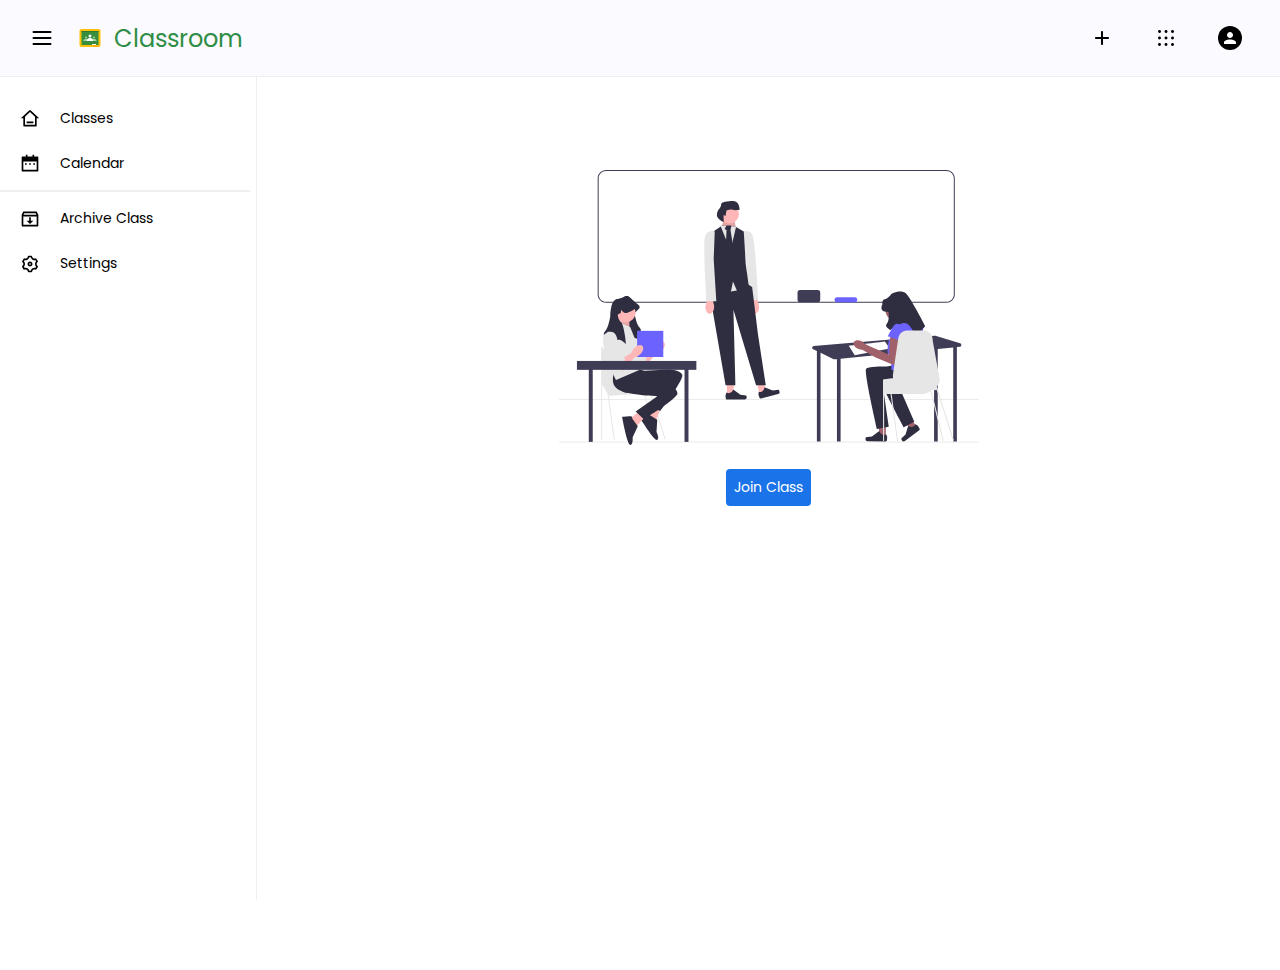
<file: index.html>
<!DOCTYPE html>
<html lang="en">
	<head>
		<meta charset="UTF-8" />
		<meta http-equiv="X-UA-Compatible" content="IE=edge" />
		<meta name="viewport" content="width=device-width,initial-scale=1.0" />
		<title>Classroom</title>
		<link rel="stylesheet" href="css/style.css" />
		<link rel="stylesheet" href="css/responsive.css" />
	</head>

	<body>
		<header>
			<div class="logosec">
				<img
					src="assets/menu-burger-horizontal-fill.svg"
					class="icn menuicn"
					id="menuicn"
					alt="menu-icon"
				/>
				<div class="logo">
					<img src="assets/icons8-google-classroom.svg" class="icn" />
					<a href="index.html" class="a-none-decarator a-pointer">
						<span class="text-logo-nav">Classroom</span>
					</a>
				</div>
			</div>

			<div class="message">
				<div id="btn-class-new" onclick="toggleDropdown()">
					<img
						src="assets/ic_round-plus.svg"
						class="dpicn plus-icon"
						alt="dp"
					/>

					<div id="dropdown" class="dropdown">
						<div class="dropdown-content" onclick="openModal()">Join Class</div>
						<div class="dropdown-content" onclick="openModal2()">
							Create New Class
						</div>
					</div>
				</div>
				<div id="btn-grid">
					<img
						src="assets/mingcute_dot-grid-line.svg"
						class="dpicn grid-icon"
						alt="dp"
					/>
				</div>

				<div class="btn-account" onclick="toggleDropdownAccount()">
					<img
						src="assets/mdi_account.svg"
						class="dpicn account-icon"
						alt="dp"
					/>

					<div id="dropdown-account" class="dropdown-account">
						<div class="dropdown-account-content">
							<div class="account-group">
								<img src="assets/mdi_account.svg" class="img-account-detail" />
								<span>Hi There..</span>
							</div>
							<div class="handle-account">Manage your account.</div>
							<div class="button-group">
								<a href="#" class="a-none-decarator button-group-1"
									>Add Account</a
								>
								<a href="#" class="a-none-decarator button-group-2">Logout</a>
							</div>
						</div>
					</div>
				</div>
			</div>
		</header>

		<div class="main-container">
			<div class="navcontainer">
				<nav class="nav">
					<div class="nav-upper-options">
						<a href="index.html" class="a-none-decarator">
							<div class="nav-option option2">
								<img
									src="assets/ri_home-3-line.svg"
									class="nav-img"
									alt="dashboard"
								/>
								<span class="text-nav">Classes</span>
							</div>
						</a>

						<a href="calendar.html" class="a-none-decarator">
							<div class="option2 nav-option">
								<img
									src="assets/ri_calendar-2-fill.svg"
									class="nav-img"
									alt="articles"
								/>
								<span class="text-nav">Calendar</span>
							</div>
						</a>
					</div>
					<hr width="100%" size="2" color="#EFEFEF" />
					<div class="nav-upper-options">
						<a href="archived.html" class="a-none-decarator">
							<div class="nav-option option3">
								<img
									src="assets/ri_inbox-archive-line.svg"
									class="nav-img"
									alt="report"
								/>
								<span class="text-nav">Archive Class</span>
							</div>
						</a>

						<a href="setting.html" class="a-none-decarator">
							<div class="nav-option option4">
								<img
									src="assets/ri_settings-3-line.svg"
									class="nav-img"
									alt="institution"
								/>
								<span class="text-nav">Settings</span>
							</div>
						</a>
					</div>
				</nav>
			</div>
			<div class="main main-index">
				<img src="assets/undraw_educator_re_ju47.svg" style="width: 420px" />
				<a class="a-none-decarator a-pointer button" href="#">Join Class</a>
			</div>
		</div>
		<div id="myModal" class="overlay">
			<div class="modal">
				<div class="modal-header">
					<div class="modal-header-content">
						<div class="button-image" onclick="closeModal()">
							<img src="assets/octicon_x-16.svg" />
						</div>
						<span class="text-logo-nav">Join Class</span>
					</div>
					<a href="#" class="button"> Join Class </a>
				</div>
				<div class="modal-body">
					<div class="modal-body-content border-content">
						<span style="text-align: left">Class Code</span>
						<p style="text-align: left; font-size: 12px">
							Ask the teacher for the Class Code, then enter the code here.
						</p>
						<input type="text" class="input-text" placeholder="Class Code" />
					</div>
				</div>
			</div>
		</div>

		<div id="myModal2" class="overlay">
			<div class="modal">
				<div class="modal-header">
					<div class="modal-header-content">
						<div class="button-image" onclick="closeModal2()">
							<img src="assets/octicon_x-16.svg" />
						</div>
						<span class="text-logo-nav">Create Class</span>
					</div>
					<a href="#" class="button"> Join Class </a>
				</div>
				<div class="modal-body">
					<div class="modal-body-content border-content">
						<input
							type="text"
							placeholder="Class name (required)"
							class="input-text"
						/>
						<input type="text" placeholder="Section" class="input-text" />
						<input type="text" placeholder="Subject" class="input-text" />
						<input type="text" placeholder="Room" class="input-text" />
						<a href="#" class="a-none-decarator button text-12">Create</a>
					</div>
				</div>
			</div>
		</div>

		<script src="js/index.js"></script>
	</body>
</html>
</file>
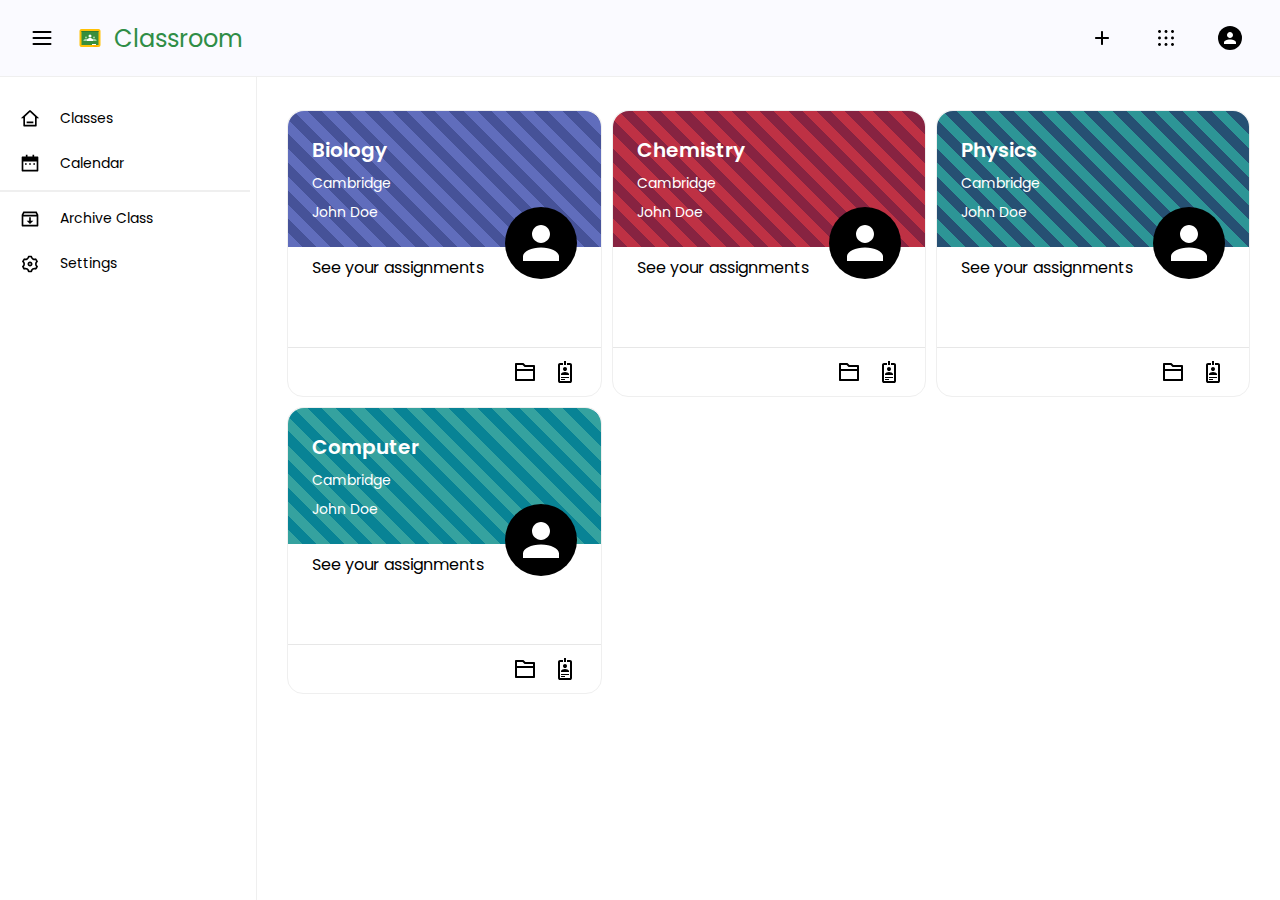
<file: archived.html>
<!DOCTYPE html>
<html lang="en">
	<head>
		<meta charset="UTF-8" />
		<meta http-equiv="X-UA-Compatible" content="IE=edge" />
		<meta name="viewport" content="width=device-width,initial-scale=1.0" />
		<title>Classroom</title>
		<link rel="stylesheet" href="css/style.css" />
		<link rel="stylesheet" href="css/responsive.css" />
	</head>

	<body>
		<header>
			<div class="logosec">
				<img
					src="assets/menu-burger-horizontal-fill.svg"
					class="icn menuicn"
					id="menuicn"
					alt="menu-icon"
				/>
				<div class="logo">
					<img src="assets/icons8-google-classroom.svg" class="icn" />
					<a href="index.html" class="a-none-decarator a-pointer">
						<span class="text-logo-nav">Classroom</span>
					</a>
				</div>
			</div>

			<div class="message">
				<div id="btn-class-new" onclick="toggleDropdown()">
					<img
						src="assets/ic_round-plus.svg"
						class="dpicn plus-icon"
						alt="dp"
					/>

					<div id="dropdown" class="dropdown">
						<div class="dropdown-content" onclick="openModal()">Join Class</div>
						<div class="dropdown-content" onclick="openModal2()">
							Create New Class
						</div>
					</div>
				</div>
				<div id="btn-grid">
					<img
						src="assets/mingcute_dot-grid-line.svg"
						class="dpicn grid-icon"
						alt="dp"
					/>
				</div>

				<div class="btn-account" onclick="toggleDropdownAccount()">
					<img
						src="assets/mdi_account.svg"
						class="dpicn account-icon"
						alt="dp"
					/>

					<div id="dropdown-account" class="dropdown-account">
						<div class="dropdown-account-content">
							<div class="account-group">
								<img src="assets/mdi_account.svg" class="img-account-detail" />
								<span>Hi There..</span>
							</div>
							<div class="handle-account">Manage your account.</div>
							<div class="button-group">
								<a href="#" class="a-none-decarator button-group-1"
									>Add Account</a
								>
								<a href="#" class="a-none-decarator button-group-2">Logout</a>
							</div>
						</div>
					</div>
				</div>
			</div>
		</header>

		<div class="main-container">
			<div class="navcontainer">
				<nav class="nav">
					<div class="nav-upper-options">
						<a href="index.html" class="a-none-decarator">
							<div class="nav-option option2">
								<img
									src="assets/ri_home-3-line.svg"
									class="nav-img"
									alt="dashboard"
								/>
								<span class="text-nav">Classes</span>
							</div>
						</a>

						<a href="calendar.html" class="a-none-decarator">
							<div class="option2 nav-option">
								<img
									src="assets/ri_calendar-2-fill.svg"
									class="nav-img"
									alt="articles"
								/>
								<span class="text-nav">Calendar</span>
							</div>
						</a>
					</div>
					<hr width="100%" size="2" color="#EFEFEF" />
					<div class="nav-upper-options">
						<a href="archived.html" class="a-none-decarator">
							<div class="nav-option option3">
								<img
									src="assets/ri_inbox-archive-line.svg"
									class="nav-img"
									alt="report"
								/>
								<span class="text-nav">Archive Class</span>
							</div>
						</a>

						<a href="setting.html" class="a-none-decarator">
							<div class="nav-option option4">
								<img
									src="assets/ri_settings-3-line.svg"
									class="nav-img"
									alt="institution"
								/>
								<span class="text-nav">Settings</span>
							</div>
						</a>
					</div>
				</nav>
			</div>
			<div class="main">
				<div class="grid-container">
					<div class="grid-item-class">
						<a
							href="detail-class-biology.html"
							class="a-none-decarator a-pointer"
						>
							<div class="stripe-1">
								<div class="card-title">
									<h4>Biology</h4>
									<p>Cambridge</p>
									<p>John Doe</p>
								</div>
								<img src="assets/mdi_account.svg" class="img-profile-card" />
							</div>
							<div class="card-class-body">
								<span>See your assignments</span>
							</div>
							<div class="card-class-footer">
								<img src="assets/ri_folder-2-line.svg" />
								<img src="assets/mdi_badge-account-outline.svg" />
							</div>
						</a>
					</div>
					<div class="grid-item-class">
						<a
							href="detail-class-chemistry.html"
							class="a-none-decarator a-pointer"
						>
							<div class="stripe-2">
								<div class="card-title">
									<h4>Chemistry</h4>
									<p>Cambridge</p>
									<p>John Doe</p>
								</div>
								<img src="assets/mdi_account.svg" class="img-profile-card" />
							</div>
							<div class="card-class-body">
								<span>See your assignments</span>
							</div>
							<div class="card-class-footer">
								<img src="assets/ri_folder-2-line.svg" />
								<img src="assets/mdi_badge-account-outline.svg" />
							</div>
						</a>
					</div>
					<div class="grid-item-class">
						<a
							href="detail-class-physics.html"
							class="a-none-decarator a-pointer"
						>
							<div class="stripe-3">
								<div class="card-title">
									<h4>Physics</h4>
									<p>Cambridge</p>
									<p>John Doe</p>
								</div>
								<img src="assets/mdi_account.svg" class="img-profile-card" />
							</div>
							<div class="card-class-body">
								<span>See your assignments</span>
							</div>
							<div class="card-class-footer">
								<img src="assets/ri_folder-2-line.svg" />
								<img src="assets/mdi_badge-account-outline.svg" />
							</div>
						</a>
					</div>
					<div class="grid-item-class">
						<a
							href="detail-class-computer.html"
							class="a-none-decarator a-pointer"
						>
							<div class="stripe-4">
								<div class="card-title">
									<h4>Computer</h4>
									<p>Cambridge</p>
									<p>John Doe</p>
								</div>
								<img src="assets/mdi_account.svg" class="img-profile-card" />
							</div>
							<div class="card-class-body">
								<span>See your assignments</span>
							</div>
							<div class="card-class-footer">
								<img src="assets/ri_folder-2-line.svg" />
								<img src="assets/mdi_badge-account-outline.svg" />
							</div>
						</a>
					</div>
				</div>
			</div>
		</div>
		<div id="myModal" class="overlay">
			<div class="modal">
				<div class="modal-header">
					<div class="modal-header-content">
						<div class="button-image" onclick="closeModal()">
							<img src="assets/octicon_x-16.svg" />
						</div>
						<span class="text-logo-nav">Join Class</span>
					</div>
					<a href="#" class="button"> Join Class </a>
				</div>
				<div class="modal-body">
					<div class="modal-body-content border-content">
						<span style="text-align: left">Class Code</span>
						<p style="text-align: left; font-size: 12px">
							Ask the teacher for the Class Code, then enter the code here.
						</p>
						<input type="text" class="input-text" placeholder="Class Code" />
					</div>
				</div>
			</div>
		</div>

		<div id="myModal2" class="overlay">
			<div class="modal">
				<div class="modal-header">
					<div class="modal-header-content">
						<div class="button-image" onclick="closeModal2()">
							<img src="assets/octicon_x-16.svg" />
						</div>
						<span class="text-logo-nav">Create Class</span>
					</div>
					<a href="#" class="button"> Join Class </a>
				</div>
				<div class="modal-body">
					<div class="modal-body-content border-content">
						<input
							type="text"
							placeholder="Class name (required)"
							class="input-text"
						/>
						<input type="text" placeholder="Section" class="input-text" />
						<input type="text" placeholder="Subject" class="input-text" />
						<input type="text" placeholder="Room" class="input-text" />
						<a href="#" class="a-none-decarator button text-12">Create</a>
					</div>
				</div>
			</div>
		</div>

		<script src="js/index.js"></script>
	</body>
</html>
</file>
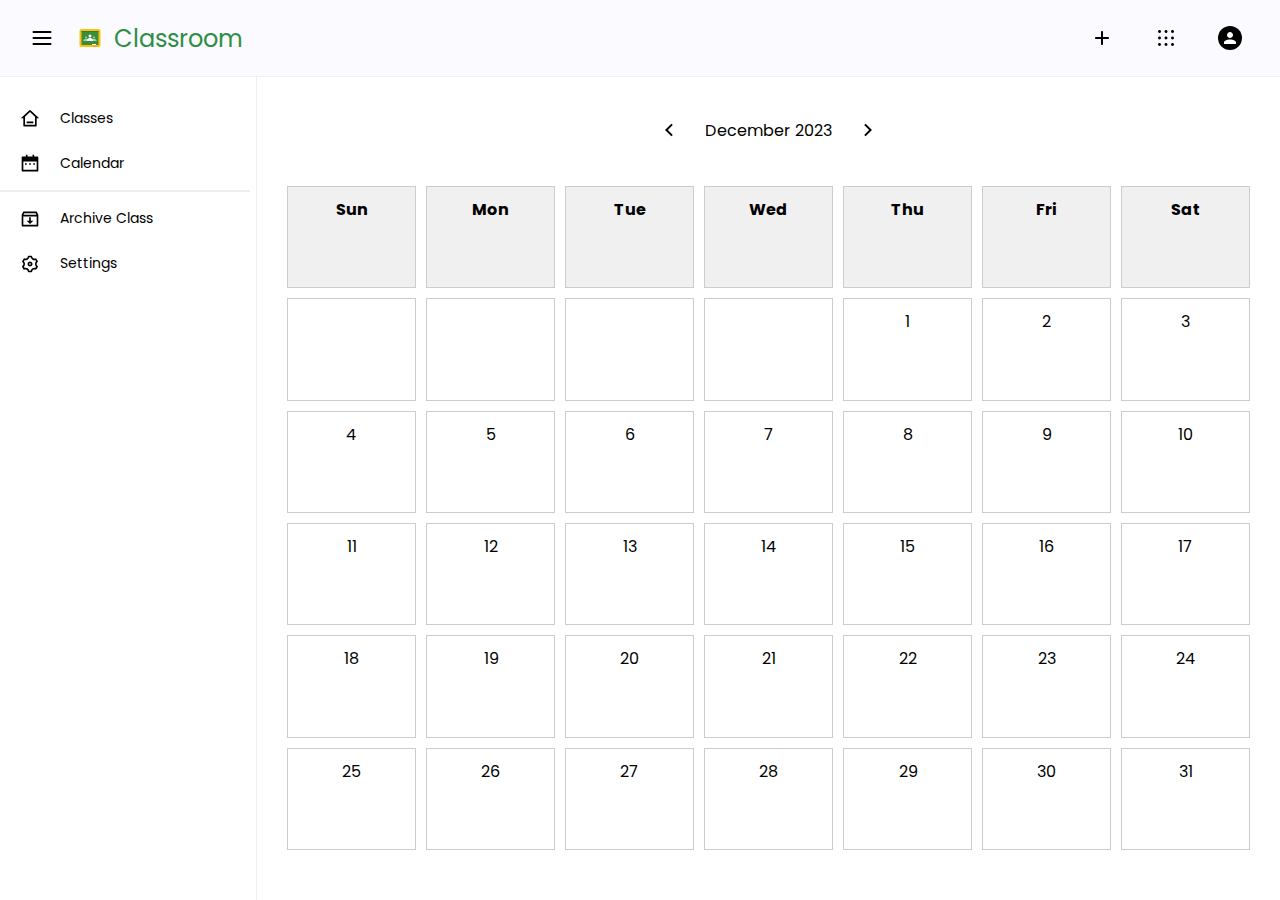
<file: calendar.html>
<!DOCTYPE html>
<html lang="en">
	<head>
		<meta charset="UTF-8" />
		<meta http-equiv="X-UA-Compatible" content="IE=edge" />
		<meta name="viewport" content="width=device-width,initial-scale=1.0" />
		<title>Classroom</title>
		<link rel="stylesheet" href="css/style.css" />
		<link rel="stylesheet" href="css/responsive.css" />
	</head>

	<body>
		<header>
			<div class="logosec">
				<img
					src="assets/menu-burger-horizontal-fill.svg"
					class="icn menuicn"
					id="menuicn"
					alt="menu-icon"
				/>
				<div class="logo">
					<img src="assets/icons8-google-classroom.svg" class="icn" />
					<a href="index.html" class="a-none-decarator a-pointer">
						<span class="text-logo-nav">Classroom</span>
					</a>
				</div>
			</div>

			<div class="message">
				<div id="btn-class-new" onclick="toggleDropdown()">
					<img
						src="assets/ic_round-plus.svg"
						class="dpicn plus-icon"
						alt="dp"
					/>

					<div id="dropdown" class="dropdown">
						<div class="dropdown-content" onclick="openModal()">Join Class</div>
						<div class="dropdown-content" onclick="openModal2()">
							Create New Class
						</div>
					</div>
				</div>
				<div id="btn-grid">
					<img
						src="assets/mingcute_dot-grid-line.svg"
						class="dpicn grid-icon"
						alt="dp"
					/>
				</div>

				<div class="btn-account" onclick="toggleDropdownAccount()">
					<img
						src="assets/mdi_account.svg"
						class="dpicn account-icon"
						alt="dp"
					/>

					<div id="dropdown-account" class="dropdown-account">
						<div class="dropdown-account-content">
							<div class="account-group">
								<img src="assets/mdi_account.svg" class="img-account-detail" />
								<span>Hi There..</span>
							</div>
							<div class="handle-account">Manage your account.</div>
							<div class="button-group">
								<a href="#" class="a-none-decarator button-group-1"
									>Add Account</a
								>
								<a href="#" class="a-none-decarator button-group-2">Logout</a>
							</div>
						</div>
					</div>
				</div>
			</div>
		</header>

		<div class="main-container">
			<div class="navcontainer">
				<nav class="nav">
					<div class="nav-upper-options">
						<a href="index.html" class="a-none-decarator">
							<div class="nav-option option2">
								<img
									src="assets/ri_home-3-line.svg"
									class="nav-img"
									alt="dashboard"
								/>
								<span class="text-nav">Classes</span>
							</div>
						</a>

						<a href="calendar.html" class="a-none-decarator">
							<div class="option2 nav-option">
								<img
									src="assets/ri_calendar-2-fill.svg"
									class="nav-img"
									alt="articles"
								/>
								<span class="text-nav">Calendar</span>
							</div>
						</a>
					</div>
					<hr width="100%" size="2" color="#EFEFEF" />
					<div class="nav-upper-options">
						<a href="archived.html" class="a-none-decarator">
							<div class="nav-option option3">
								<img
									src="assets/ri_inbox-archive-line.svg"
									class="nav-img"
									alt="report"
								/>
								<span class="text-nav">Archive Class</span>
							</div>
						</a>

						<a href="setting.html" class="a-none-decarator">
							<div class="nav-option option4">
								<img
									src="assets/ri_settings-3-line.svg"
									class="nav-img"
									alt="institution"
								/>
								<span class="text-nav">Settings</span>
							</div>
						</a>
					</div>
				</nav>
			</div>
			<div class="main">
				<div class="calendar-main">
					<img src="assets/ri_arrow-left-s-line.svg" class="button-image" />
					<span>December 2023</span>
					<img src="assets/ri_arrow-right-s-line.svg" class="button-image" />
				</div>
				<div class="grid-calendar">
					<!-- <div class="grid-item flex-col-4 border-left-top">
						<p class="day">Sat</p>
						<h4 class="date">3</h4>
					</div>
					<div class="grid-item flex-col-4">
						<p class="day">Sun</p>
						<h4 class="date">4</h4>
					</div>
					<div class="grid-item flex-col-4">
						<p class="day">Mon</p>
						<h4 class="date">5</h4>
					</div>
					<div class="grid-item flex-col-4">
						<p class="day">Tue</p>
						<h4 class="date">6</h4>
					</div>
					<div class="grid-item flex-col-4">
						<p class="day">Wed</p>
						<h4 class="date">7</h4>
					</div>
					<div class="grid-item flex-col-4">
						<p class="day">Thu</p>
						<h4 class="date">8</h4>
					</div>
					<div class="grid-item flex-col-4 border-right-top">
						<p class="day">Fri</p>
						<h4 class="date">9</h4>
					</div> -->
					<div class="day">Sun</div>
					<div class="day">Mon</div>
					<div class="day">Tue</div>
					<div class="day">Wed</div>
					<div class="day">Thu</div>
					<div class="day">Fri</div>
					<div class="day">Sat</div>

					<!-- Days for December 2023 (adjust based on the month) -->
					<div class="date"></div>
					<div class="date"></div>
					<div class="date"></div>
					<div class="date"></div>
					<div class="date">1</div>
					<div class="date">2</div>
					<div class="date">3</div>
					<div class="date">4</div>
					<div class="date">5</div>
					<div class="date">6</div>
					<div class="date">7</div>
					<div class="date">8</div>
					<div class="date">9</div>
					<div class="date">10</div>
					<div class="date">11</div>
					<div class="date">12</div>
					<div class="date">13</div>
					<div class="date">14</div>
					<div class="date">15</div>
					<div class="date">16</div>
					<div class="date">17</div>
					<div class="date">18</div>
					<div class="date">19</div>
					<div class="date">20</div>
					<div class="date">21</div>
					<div class="date">22</div>
					<div class="date">23</div>
					<div class="date">24</div>
					<div class="date">25</div>
					<div class="date">26</div>
					<div class="date">27</div>
					<div class="date">28</div>
					<div class="date">29</div>
					<div class="date">30</div>
					<div class="date">31</div>
				</div>
			</div>
		</div>
		<div id="myModal" class="overlay">
			<div class="modal">
				<div class="modal-header">
					<div class="modal-header-content">
						<div class="button-image" onclick="closeModal()">
							<img src="assets/octicon_x-16.svg" />
						</div>
						<span class="text-logo-nav">Join Class</span>
					</div>
					<a href="#" class="button"> Join Class </a>
				</div>
				<div class="modal-body">
					<div class="modal-body-content border-content">
						<span style="text-align: left">Class Code</span>
						<p style="text-align: left; font-size: 12px">
							Ask the teacher for the Class Code, then enter the code here.
						</p>
						<input type="text" class="input-text" placeholder="Class Code" />
					</div>
				</div>
			</div>
		</div>

		<div id="myModal2" class="overlay">
			<div class="modal">
				<div class="modal-header">
					<div class="modal-header-content">
						<div class="button-image" onclick="closeModal2()">
							<img src="assets/octicon_x-16.svg" />
						</div>
						<span class="text-logo-nav">Create Class</span>
					</div>
					<a href="#" class="button"> Join Class </a>
				</div>
				<div class="modal-body">
					<div class="modal-body-content border-content">
						<input
							type="text"
							placeholder="Class name (required)"
							class="input-text"
						/>
						<input type="text" placeholder="Section" class="input-text" />
						<input type="text" placeholder="Subject" class="input-text" />
						<input type="text" placeholder="Room" class="input-text" />
						<a href="#" class="a-none-decarator button text-12">Create</a>
					</div>
				</div>
			</div>
		</div>

		<script src="js/index.js"></script>
	</body>
</html>
</file>
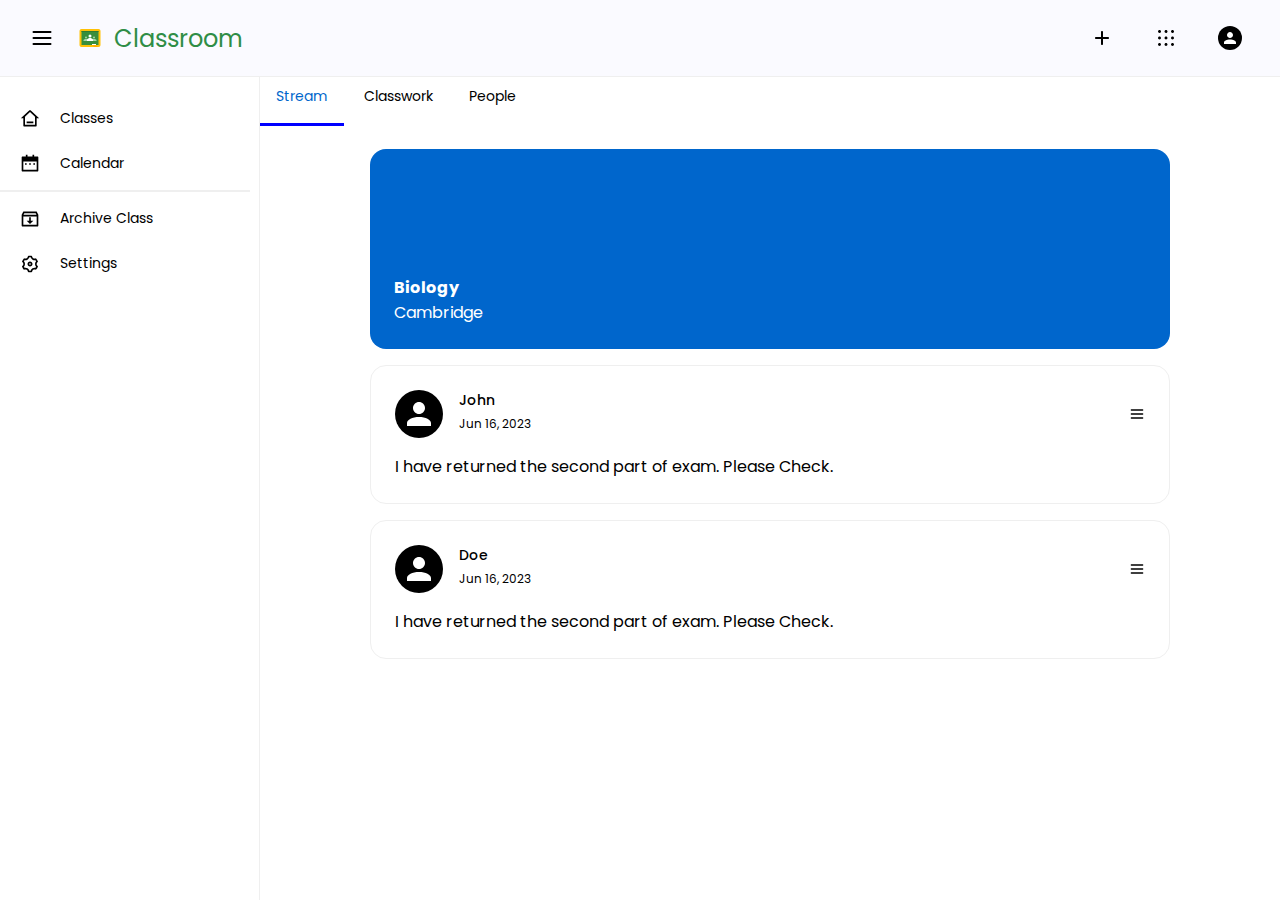
<file: detail-class-biology.html>
<!DOCTYPE html>
<html lang="en">
	<head>
		<meta charset="UTF-8" />
		<meta http-equiv="X-UA-Compatible" content="IE=edge" />
		<meta name="viewport" content="width=device-width,initial-scale=1.0" />
		<title>Classroom</title>
		<link rel="stylesheet" href="css/style.css" />
		<link rel="stylesheet" href="css/responsive.css" />
	</head>

	<body>
		<header>
			<div class="logosec">
				<img
					src="assets/menu-burger-horizontal-fill.svg"
					class="icn menuicn"
					id="menuicn"
					alt="menu-icon"
				/>
				<div class="logo">
					<img src="assets/icons8-google-classroom.svg" class="icn" />
					<a href="index.html" class="a-none-decarator a-pointer">
						<span class="text-logo-nav">Classroom</span>
					</a>
				</div>
			</div>

			<div class="message">
				<div id="btn-class-new" onclick="toggleDropdown()">
					<img
						src="assets/ic_round-plus.svg"
						class="dpicn plus-icon"
						alt="dp"
					/>

					<div id="dropdown" class="dropdown">
						<div class="dropdown-content" onclick="openModal()">Join Class</div>
						<div class="dropdown-content" onclick="openModal2()">
							Create New Class
						</div>
					</div>
				</div>
				<div id="btn-grid">
					<img
						src="assets/mingcute_dot-grid-line.svg"
						class="dpicn grid-icon"
						alt="dp"
					/>
				</div>

				<div class="btn-account" onclick="toggleDropdownAccount()">
					<img
						src="assets/mdi_account.svg"
						class="dpicn account-icon"
						alt="dp"
					/>

					<div id="dropdown-account" class="dropdown-account">
						<div class="dropdown-account-content">
							<div class="account-group">
								<img src="assets/mdi_account.svg" class="img-account-detail" />
								<span>Hi There..</span>
							</div>
							<div class="handle-account">Manage your account.</div>
							<div class="button-group">
								<a href="#" class="a-none-decarator button-group-1"
									>Add Account</a
								>
								<a href="#" class="a-none-decarator button-group-2">Logout</a>
							</div>
						</div>
					</div>
				</div>
			</div>
		</header>

		<div class="main-container">
			<div class="navcontainer">
				<nav class="nav">
					<div class="nav-upper-options">
						<a href="index.html" class="a-none-decarator">
							<div class="nav-option option2">
								<img
									src="assets/ri_home-3-line.svg"
									class="nav-img"
									alt="dashboard"
								/>
								<span class="text-nav">Classes</span>
							</div>
						</a>

						<a href="calendar.html" class="a-none-decarator">
							<div class="option2 nav-option">
								<img
									src="assets/ri_calendar-2-fill.svg"
									class="nav-img"
									alt="articles"
								/>
								<span class="text-nav">Calendar</span>
							</div>
						</a>
					</div>
					<hr width="100%" size="2" color="#EFEFEF" />
					<div class="nav-upper-options">
						<a href="archived.html" class="a-none-decarator">
							<div class="nav-option option3">
								<img
									src="assets/ri_inbox-archive-line.svg"
									class="nav-img"
									alt="report"
								/>
								<span class="text-nav">Archive Class</span>
							</div>
						</a>

						<a href="setting.html" class="a-none-decarator">
							<div class="nav-option option4">
								<img
									src="assets/ri_settings-3-line.svg"
									class="nav-img"
									alt="institution"
								/>
								<span class="text-nav">Settings</span>
							</div>
						</a>
					</div>
				</nav>
			</div>
			<div class="main-detail">
				<div class="tabset">
					<input
						type="radio"
						name="tabset"
						id="tab1"
						aria-controls="marzen"
						checked
					/>
					<label for="tab1">Stream</label>
					<label for="tab2">Classwork</label>
					<label for="tab3">People</label>

					<div class="tab-panels">
						<section id="stream" class="tab-panel">
							<div class="section-center">
								<div class="header-class-detail">
									<div class="header-class-title">
										<h4>Biology</h4>
										<p>Cambridge</p>
									</div>
								</div>
								<div class="header-class-comment">
									<div class="account-comment">
										<div class="person-group">
											<img src="assets/mdi_account.svg" />
											<div class="detail-account-comment">
												<h5>John</h5>
												<span>Jun 16, 2023</span>
											</div>
										</div>
										<img src="assets/menu-burger-horizontal-fill.svg" />
									</div>
									<div class="comment-content">
										<p>
											I have returned the second part of exam. Please Check.
										</p>
									</div>
								</div>
								<div class="header-class-comment">
									<div class="account-comment">
										<div class="person-group">
											<img src="assets/mdi_account.svg" />
											<div class="detail-account-comment">
												<h5>Doe</h5>
												<span>Jun 16, 2023</span>
											</div>
										</div>
										<img src="assets/menu-burger-horizontal-fill.svg" />
									</div>
									<div class="comment-content">
										<p>
											I have returned the second part of exam. Please Check.
										</p>
									</div>
								</div>
							</div>
						</section>
						<section id="classroom" class="tab-panel"></section>
						<section id="people" class="tab-panel"></section>
					</div>
				</div>
			</div>
		</div>
		<div id="myModal" class="overlay">
			<div class="modal">
				<div class="modal-header">
					<div class="modal-header-content">
						<div class="button-image" onclick="closeModal()">
							<img src="assets/octicon_x-16.svg" />
						</div>
						<span class="text-logo-nav">Join Class</span>
					</div>
					<a href="#" class="button"> Join Class </a>
				</div>
				<div class="modal-body">
					<div class="modal-body-content border-content">
						<span style="text-align: left">Class Code</span>
						<p style="text-align: left; font-size: 12px">
							Ask the teacher for the Class Code, then enter the code here.
						</p>
						<input type="text" class="input-text" placeholder="Class Code" />
					</div>
				</div>
			</div>
		</div>

		<div id="myModal2" class="overlay">
			<div class="modal">
				<div class="modal-header">
					<div class="modal-header-content">
						<div class="button-image" onclick="closeModal2()">
							<img src="assets/octicon_x-16.svg" />
						</div>
						<span class="text-logo-nav">Create Class</span>
					</div>
					<a href="#" class="button"> Join Class </a>
				</div>
				<div class="modal-body">
					<div class="modal-body-content border-content">
						<input
							type="text"
							placeholder="Class name (required)"
							class="input-text"
						/>
						<input type="text" placeholder="Section" class="input-text" />
						<input type="text" placeholder="Subject" class="input-text" />
						<input type="text" placeholder="Room" class="input-text" />
						<a href="#" class="a-none-decarator button text-12">Create</a>
					</div>
				</div>
			</div>
		</div>

		<script src="js/index.js"></script>
	</body>
</html>
</file>
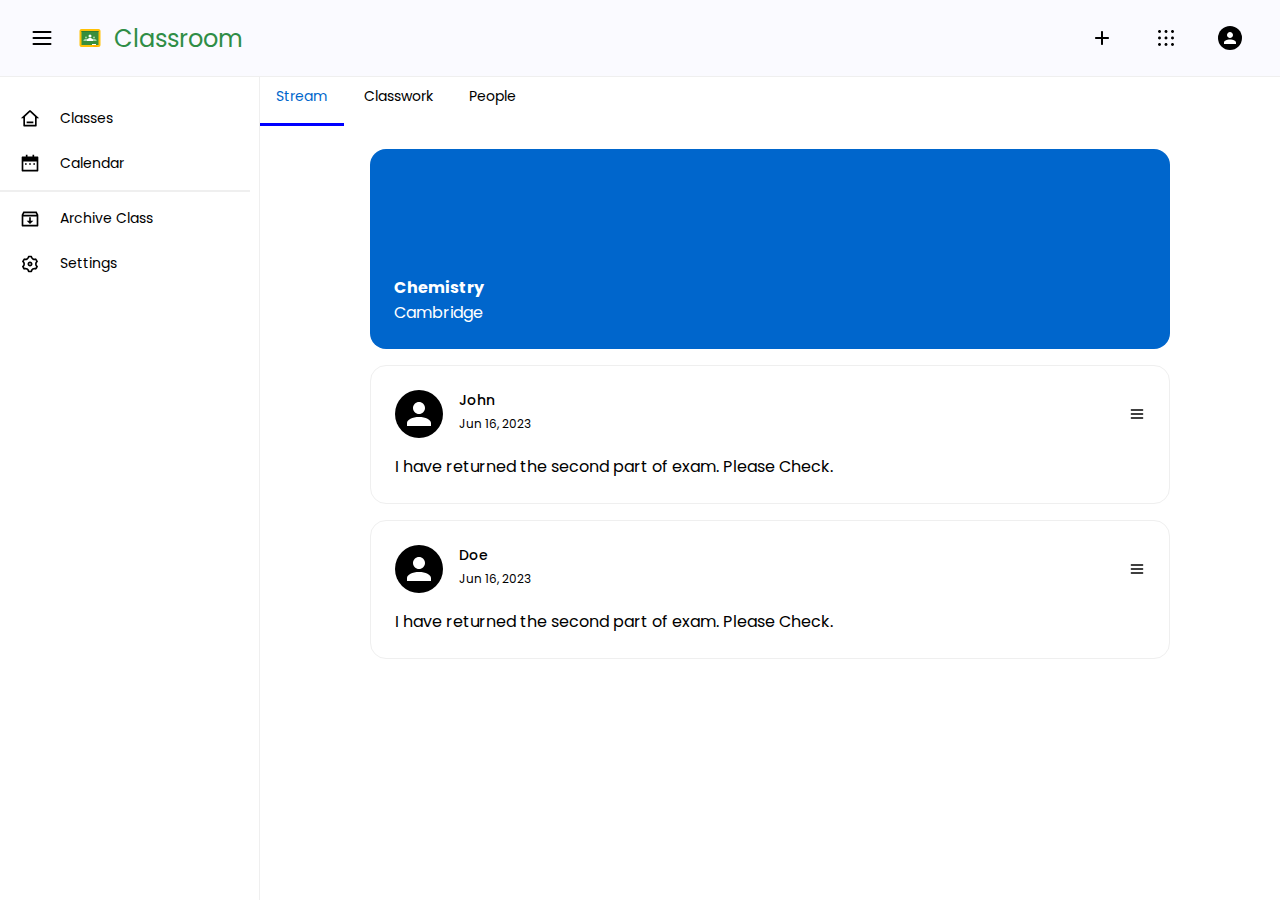
<file: detail-class-chemistry.html>
<!DOCTYPE html>
<html lang="en">
	<head>
		<meta charset="UTF-8" />
		<meta http-equiv="X-UA-Compatible" content="IE=edge" />
		<meta name="viewport" content="width=device-width,initial-scale=1.0" />
		<title>Classroom</title>
		<link rel="stylesheet" href="css/style.css" />
		<link rel="stylesheet" href="css/responsive.css" />
	</head>

	<body>
		<header>
			<div class="logosec">
				<img
					src="assets/menu-burger-horizontal-fill.svg"
					class="icn menuicn"
					id="menuicn"
					alt="menu-icon"
				/>
				<div class="logo">
					<img src="assets/icons8-google-classroom.svg" class="icn" />
					<a href="index.html" class="a-none-decarator a-pointer">
						<span class="text-logo-nav">Classroom</span>
					</a>
				</div>
			</div>

			<div class="message">
				<div id="btn-class-new" onclick="toggleDropdown()">
					<img
						src="assets/ic_round-plus.svg"
						class="dpicn plus-icon"
						alt="dp"
					/>

					<div id="dropdown" class="dropdown">
						<div class="dropdown-content" onclick="openModal()">Join Class</div>
						<div class="dropdown-content" onclick="openModal2()">
							Create New Class
						</div>
					</div>
				</div>
				<div id="btn-grid">
					<img
						src="assets/mingcute_dot-grid-line.svg"
						class="dpicn grid-icon"
						alt="dp"
					/>
				</div>

				<div class="btn-account" onclick="toggleDropdownAccount()">
					<img
						src="assets/mdi_account.svg"
						class="dpicn account-icon"
						alt="dp"
					/>

					<div id="dropdown-account" class="dropdown-account">
						<div class="dropdown-account-content">
							<div class="account-group">
								<img src="assets/mdi_account.svg" class="img-account-detail" />
								<span>Hi There..</span>
							</div>
							<div class="handle-account">Manage your account.</div>
							<div class="button-group">
								<a href="#" class="a-none-decarator button-group-1"
									>Add Account</a
								>
								<a href="#" class="a-none-decarator button-group-2">Logout</a>
							</div>
						</div>
					</div>
				</div>
			</div>
		</header>

		<div class="main-container">
			<div class="navcontainer">
				<nav class="nav">
					<div class="nav-upper-options">
						<a href="index.html" class="a-none-decarator">
							<div class="nav-option option2">
								<img
									src="assets/ri_home-3-line.svg"
									class="nav-img"
									alt="dashboard"
								/>
								<span class="text-nav">Classes</span>
							</div>
						</a>

						<a href="calendar.html" class="a-none-decarator">
							<div class="option2 nav-option">
								<img
									src="assets/ri_calendar-2-fill.svg"
									class="nav-img"
									alt="articles"
								/>
								<span class="text-nav">Calendar</span>
							</div>
						</a>
					</div>
					<hr width="100%" size="2" color="#EFEFEF" />
					<div class="nav-upper-options">
						<a href="archived.html" class="a-none-decarator">
							<div class="nav-option option3">
								<img
									src="assets/ri_inbox-archive-line.svg"
									class="nav-img"
									alt="report"
								/>
								<span class="text-nav">Archive Class</span>
							</div>
						</a>

						<a href="setting.html" class="a-none-decarator">
							<div class="nav-option option4">
								<img
									src="assets/ri_settings-3-line.svg"
									class="nav-img"
									alt="institution"
								/>
								<span class="text-nav">Settings</span>
							</div>
						</a>
					</div>
				</nav>
			</div>
			<div class="main-detail">
				<div class="tabset">
					<input
						type="radio"
						name="tabset"
						id="tab1"
						aria-controls="marzen"
						checked
					/>
					<label for="tab1">Stream</label>
					<label for="tab2">Classwork</label>
					<label for="tab3">People</label>
					<div class="tab-panels">
						<section id="stream" class="tab-panel">
							<div class="section-center">
								<div class="header-class-detail">
									<div class="header-class-title">
										<h4>Chemistry</h4>
										<p>Cambridge</p>
									</div>
								</div>
								<div class="header-class-comment">
									<div class="account-comment">
										<div class="person-group">
											<img src="assets/mdi_account.svg" />
											<div class="detail-account-comment">
												<h5>John</h5>
												<span>Jun 16, 2023</span>
											</div>
										</div>
										<img src="assets/menu-burger-horizontal-fill.svg" />
									</div>
									<div class="comment-content">
										<p>
											I have returned the second part of exam. Please Check.
										</p>
									</div>
								</div>
								<div class="header-class-comment">
									<div class="account-comment">
										<div class="person-group">
											<img src="assets/mdi_account.svg" />
											<div class="detail-account-comment">
												<h5>Doe</h5>
												<span>Jun 16, 2023</span>
											</div>
										</div>
										<img src="assets/menu-burger-horizontal-fill.svg" />
									</div>
									<div class="comment-content">
										<p>
											I have returned the second part of exam. Please Check.
										</p>
									</div>
								</div>
							</div>
						</section>
						<section id="classroom" class="tab-panel"></section>
						<section id="people" class="tab-panel"></section>
					</div>
				</div>
			</div>
		</div>
		<div id="myModal" class="overlay">
			<div class="modal">
				<div class="modal-header">
					<div class="modal-header-content">
						<div class="button-image" onclick="closeModal()">
							<img src="assets/octicon_x-16.svg" />
						</div>
						<span class="text-logo-nav">Join Class</span>
					</div>
					<a href="#" class="button"> Join Class </a>
				</div>
				<div class="modal-body">
					<div class="modal-body-content border-content">
						<span style="text-align: left">Class Code</span>
						<p style="text-align: left; font-size: 12px">
							Ask the teacher for the Class Code, then enter the code here.
						</p>
						<input type="text" class="input-text" placeholder="Class Code" />
					</div>
				</div>
			</div>
		</div>

		<div id="myModal2" class="overlay">
			<div class="modal">
				<div class="modal-header">
					<div class="modal-header-content">
						<div class="button-image" onclick="closeModal2()">
							<img src="assets/octicon_x-16.svg" />
						</div>
						<span class="text-logo-nav">Create Class</span>
					</div>
					<a href="#" class="button"> Join Class </a>
				</div>
				<div class="modal-body">
					<div class="modal-body-content border-content">
						<input
							type="text"
							placeholder="Class name (required)"
							class="input-text"
						/>
						<input type="text" placeholder="Section" class="input-text" />
						<input type="text" placeholder="Subject" class="input-text" />
						<input type="text" placeholder="Room" class="input-text" />
						<a href="#" class="a-none-decarator button text-12">Create</a>
					</div>
				</div>
			</div>
		</div>

		<script src="js/index.js"></script>
	</body>
</html>
</file>
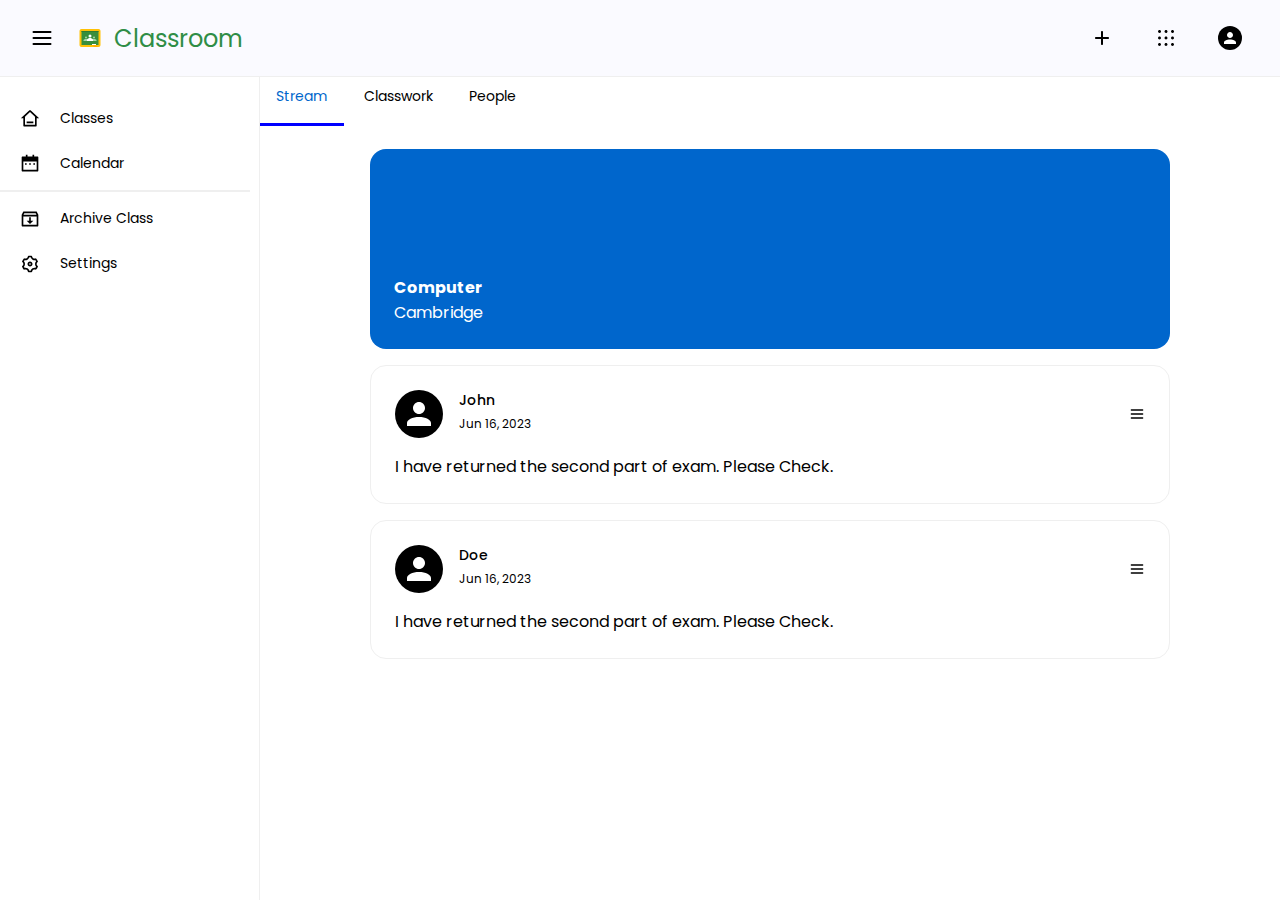
<file: detail-class-computer.html>
<!DOCTYPE html>
<html lang="en">
	<head>
		<meta charset="UTF-8" />
		<meta http-equiv="X-UA-Compatible" content="IE=edge" />
		<meta name="viewport" content="width=device-width,initial-scale=1.0" />
		<title>Classroom</title>
		<link rel="stylesheet" href="css/style.css" />
		<link rel="stylesheet" href="css/responsive.css" />
	</head>

	<body>
		<header>
			<div class="logosec">
				<img
					src="assets/menu-burger-horizontal-fill.svg"
					class="icn menuicn"
					id="menuicn"
					alt="menu-icon"
				/>
				<div class="logo">
					<img src="assets/icons8-google-classroom.svg" class="icn" />
					<a href="index.html" class="a-none-decarator a-pointer">
						<span class="text-logo-nav">Classroom</span>
					</a>
				</div>
			</div>

			<div class="message">
				<div id="btn-class-new" onclick="toggleDropdown()">
					<img
						src="assets/ic_round-plus.svg"
						class="dpicn plus-icon"
						alt="dp"
					/>

					<div id="dropdown" class="dropdown">
						<div class="dropdown-content" onclick="openModal()">Join Class</div>
						<div class="dropdown-content" onclick="openModal2()">
							Create New Class
						</div>
					</div>
				</div>
				<div id="btn-grid">
					<img
						src="assets/mingcute_dot-grid-line.svg"
						class="dpicn grid-icon"
						alt="dp"
					/>
				</div>

				<div class="btn-account" onclick="toggleDropdownAccount()">
					<img
						src="assets/mdi_account.svg"
						class="dpicn account-icon"
						alt="dp"
					/>

					<div id="dropdown-account" class="dropdown-account">
						<div class="dropdown-account-content">
							<div class="account-group">
								<img src="assets/mdi_account.svg" class="img-account-detail" />
								<span>Hi There..</span>
							</div>
							<div class="handle-account">Manage your account.</div>
							<div class="button-group">
								<a href="#" class="a-none-decarator button-group-1"
									>Add Account</a
								>
								<a href="#" class="a-none-decarator button-group-2">Logout</a>
							</div>
						</div>
					</div>
				</div>
			</div>
		</header>

		<div class="main-container">
			<div class="navcontainer">
				<nav class="nav">
					<div class="nav-upper-options">
						<a href="index.html" class="a-none-decarator">
							<div class="nav-option option2">
								<img
									src="assets/ri_home-3-line.svg"
									class="nav-img"
									alt="dashboard"
								/>
								<span class="text-nav">Classes</span>
							</div>
						</a>

						<a href="calendar.html" class="a-none-decarator">
							<div class="option2 nav-option">
								<img
									src="assets/ri_calendar-2-fill.svg"
									class="nav-img"
									alt="articles"
								/>
								<span class="text-nav">Calendar</span>
							</div>
						</a>
					</div>
					<hr width="100%" size="2" color="#EFEFEF" />
					<div class="nav-upper-options">
						<a href="archived.html" class="a-none-decarator">
							<div class="nav-option option3">
								<img
									src="assets/ri_inbox-archive-line.svg"
									class="nav-img"
									alt="report"
								/>
								<span class="text-nav">Archive Class</span>
							</div>
						</a>

						<a href="setting.html" class="a-none-decarator">
							<div class="nav-option option4">
								<img
									src="assets/ri_settings-3-line.svg"
									class="nav-img"
									alt="institution"
								/>
								<span class="text-nav">Settings</span>
							</div>
						</a>
					</div>
				</nav>
			</div>
			<div class="main-detail">
				<div class="tabset">
					<input
						type="radio"
						name="tabset"
						id="tab1"
						aria-controls="marzen"
						checked
					/>
					<label for="tab1">Stream</label>
					<label for="tab2">Classwork</label>
					<label for="tab3">People</label>

					<div class="tab-panels">
						<section id="stream" class="tab-panel">
							<div class="section-center">
								<div class="header-class-detail">
									<div class="header-class-title">
										<h4>Computer</h4>
										<p>Cambridge</p>
									</div>
								</div>
								<div class="header-class-comment">
									<div class="account-comment">
										<div class="person-group">
											<img src="assets/mdi_account.svg" />
											<div class="detail-account-comment">
												<h5>John</h5>
												<span>Jun 16, 2023</span>
											</div>
										</div>
										<img src="assets/menu-burger-horizontal-fill.svg" />
									</div>
									<div class="comment-content">
										<p>
											I have returned the second part of exam. Please Check.
										</p>
									</div>
								</div>
								<div class="header-class-comment">
									<div class="account-comment">
										<div class="person-group">
											<img src="assets/mdi_account.svg" />
											<div class="detail-account-comment">
												<h5>Doe</h5>
												<span>Jun 16, 2023</span>
											</div>
										</div>
										<img src="assets/menu-burger-horizontal-fill.svg" />
									</div>
									<div class="comment-content">
										<p>
											I have returned the second part of exam. Please Check.
										</p>
									</div>
								</div>
							</div>
						</section>
						<section id="classroom" class="tab-panel"></section>
						<section id="people" class="tab-panel"></section>
					</div>
				</div>
			</div>
		</div>
		<div id="myModal" class="overlay">
			<div class="modal">
				<div class="modal-header">
					<div class="modal-header-content">
						<div class="button-image" onclick="closeModal()">
							<img src="assets/octicon_x-16.svg" />
						</div>
						<span class="text-logo-nav">Join Class</span>
					</div>
					<a href="#" class="button"> Join Class </a>
				</div>
				<div class="modal-body">
					<div class="modal-body-content border-content">
						<span style="text-align: left">Class Code</span>
						<p style="text-align: left; font-size: 12px">
							Ask the teacher for the Class Code, then enter the code here.
						</p>
						<input type="text" class="input-text" placeholder="Class Code" />
					</div>
				</div>
			</div>
		</div>

		<div id="myModal2" class="overlay">
			<div class="modal">
				<div class="modal-header">
					<div class="modal-header-content">
						<div class="button-image" onclick="closeModal2()">
							<img src="assets/octicon_x-16.svg" />
						</div>
						<span class="text-logo-nav">Create Class</span>
					</div>
					<a href="#" class="button"> Join Class </a>
				</div>
				<div class="modal-body">
					<div class="modal-body-content border-content">
						<input
							type="text"
							placeholder="Class name (required)"
							class="input-text"
						/>
						<input type="text" placeholder="Section" class="input-text" />
						<input type="text" placeholder="Subject" class="input-text" />
						<input type="text" placeholder="Room" class="input-text" />
						<a href="#" class="a-none-decarator button text-12">Create</a>
					</div>
				</div>
			</div>
		</div>

		<script src="js/index.js"></script>
	</body>
</html>
</file>
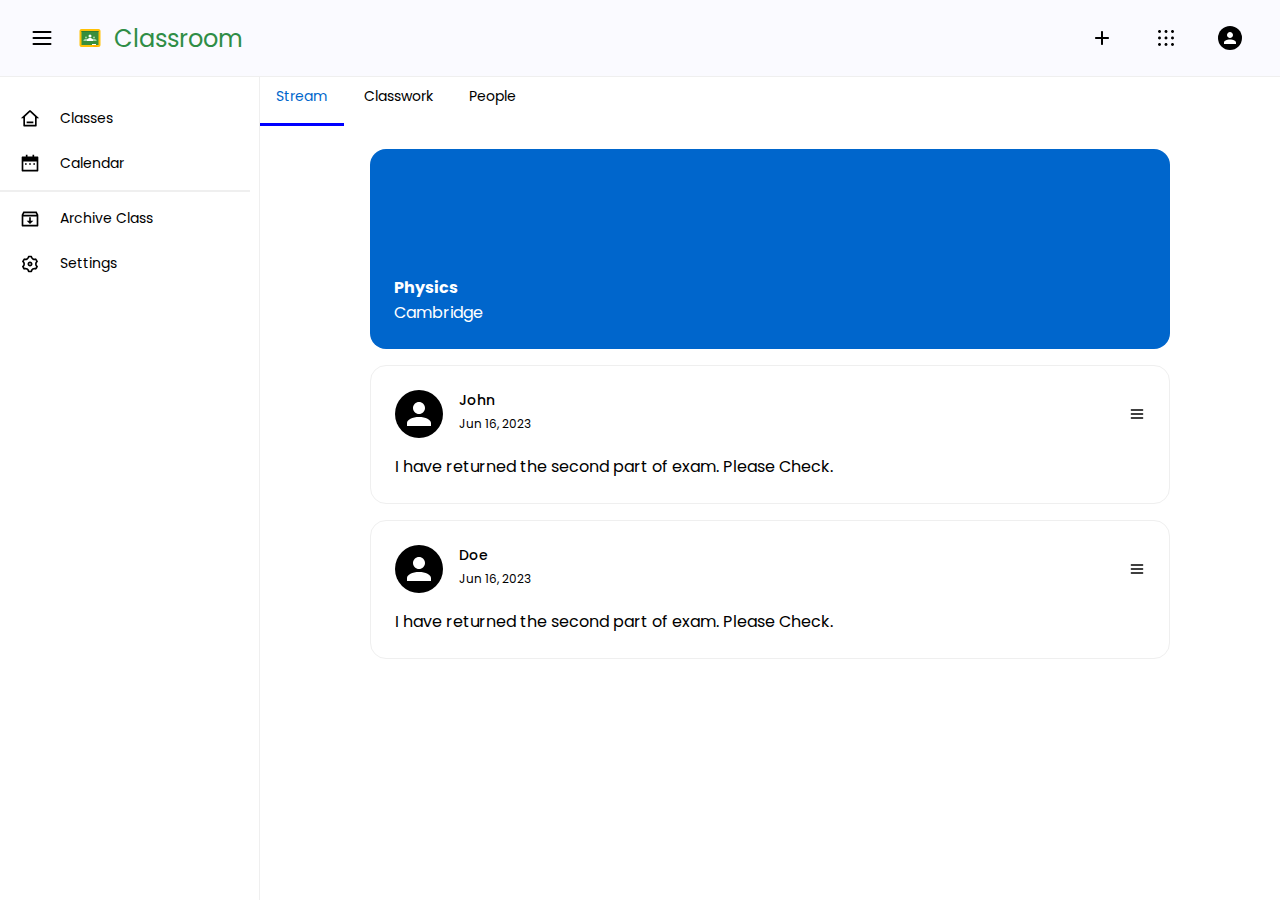
<file: detail-class-physics.html>
<!DOCTYPE html>
<html lang="en">
	<head>
		<meta charset="UTF-8" />
		<meta http-equiv="X-UA-Compatible" content="IE=edge" />
		<meta name="viewport" content="width=device-width,initial-scale=1.0" />
		<title>Classroom</title>
		<link rel="stylesheet" href="css/style.css" />
		<link rel="stylesheet" href="css/responsive.css" />
	</head>

	<body>
		<header>
			<div class="logosec">
				<img
					src="assets/menu-burger-horizontal-fill.svg"
					class="icn menuicn"
					id="menuicn"
					alt="menu-icon"
				/>
				<div class="logo">
					<img src="assets/icons8-google-classroom.svg" class="icn" />
					<a href="index.html" class="a-none-decarator a-pointer">
						<span class="text-logo-nav">Classroom</span>
					</a>
				</div>
			</div>

			<div class="message">
				<div id="btn-class-new" onclick="toggleDropdown()">
					<img
						src="assets/ic_round-plus.svg"
						class="dpicn plus-icon"
						alt="dp"
					/>

					<div id="dropdown" class="dropdown">
						<div class="dropdown-content" onclick="openModal()">Join Class</div>
						<div class="dropdown-content" onclick="openModal2()">
							Create New Class
						</div>
					</div>
				</div>
				<div id="btn-grid">
					<img
						src="assets/mingcute_dot-grid-line.svg"
						class="dpicn grid-icon"
						alt="dp"
					/>
				</div>

				<div class="btn-account" onclick="toggleDropdownAccount()">
					<img
						src="assets/mdi_account.svg"
						class="dpicn account-icon"
						alt="dp"
					/>

					<div id="dropdown-account" class="dropdown-account">
						<div class="dropdown-account-content">
							<div class="account-group">
								<img src="assets/mdi_account.svg" class="img-account-detail" />
								<span>Hi There..</span>
							</div>
							<div class="handle-account">Manage your account.</div>
							<div class="button-group">
								<a href="#" class="a-none-decarator button-group-1"
									>Add Account</a
								>
								<a href="#" class="a-none-decarator button-group-2">Logout</a>
							</div>
						</div>
					</div>
				</div>
			</div>
		</header>

		<div class="main-container">
			<div class="navcontainer">
				<nav class="nav">
					<div class="nav-upper-options">
						<a href="index.html" class="a-none-decarator">
							<div class="nav-option option2">
								<img
									src="assets/ri_home-3-line.svg"
									class="nav-img"
									alt="dashboard"
								/>
								<span class="text-nav">Classes</span>
							</div>
						</a>

						<a href="calendar.html" class="a-none-decarator">
							<div class="option2 nav-option">
								<img
									src="assets/ri_calendar-2-fill.svg"
									class="nav-img"
									alt="articles"
								/>
								<span class="text-nav">Calendar</span>
							</div>
						</a>
					</div>
					<hr width="100%" size="2" color="#EFEFEF" />
					<div class="nav-upper-options">
						<a href="archived.html" class="a-none-decarator">
							<div class="nav-option option3">
								<img
									src="assets/ri_inbox-archive-line.svg"
									class="nav-img"
									alt="report"
								/>
								<span class="text-nav">Archive Class</span>
							</div>
						</a>

						<a href="setting.html" class="a-none-decarator">
							<div class="nav-option option4">
								<img
									src="assets/ri_settings-3-line.svg"
									class="nav-img"
									alt="institution"
								/>
								<span class="text-nav">Settings</span>
							</div>
						</a>
					</div>
				</nav>
			</div>
			<div class="main-detail">
				<div class="tabset">
					<input
						type="radio"
						name="tabset"
						id="tab1"
						aria-controls="marzen"
						checked
					/>
					<label for="tab1">Stream</label>
					<label for="tab2">Classwork</label>
					<label for="tab3">People</label>

					<div class="tab-panels">
						<section id="stream" class="tab-panel">
							<div class="section-center">
								<div class="header-class-detail">
									<div class="header-class-title">
										<h4>Physics</h4>
										<p>Cambridge</p>
									</div>
								</div>
								<div class="header-class-comment">
									<div class="account-comment">
										<div class="person-group">
											<img src="assets/mdi_account.svg" />
											<div class="detail-account-comment">
												<h5>John</h5>
												<span>Jun 16, 2023</span>
											</div>
										</div>
										<img src="assets/menu-burger-horizontal-fill.svg" />
									</div>
									<div class="comment-content">
										<p>
											I have returned the second part of exam. Please Check.
										</p>
									</div>
								</div>
								<div class="header-class-comment">
									<div class="account-comment">
										<div class="person-group">
											<img src="assets/mdi_account.svg" />
											<div class="detail-account-comment">
												<h5>Doe</h5>
												<span>Jun 16, 2023</span>
											</div>
										</div>
										<img src="assets/menu-burger-horizontal-fill.svg" />
									</div>
									<div class="comment-content">
										<p>
											I have returned the second part of exam. Please Check.
										</p>
									</div>
								</div>
							</div>
						</section>
						<section id="classroom" class="tab-panel"></section>
						<section id="people" class="tab-panel"></section>
					</div>
				</div>
			</div>
		</div>
		<div id="myModal" class="overlay">
			<div class="modal">
				<div class="modal-header">
					<div class="modal-header-content">
						<div class="button-image" onclick="closeModal()">
							<img src="assets/octicon_x-16.svg" />
						</div>
						<span class="text-logo-nav">Join Class</span>
					</div>
					<a href="#" class="button"> Join Class </a>
				</div>
				<div class="modal-body">
					<div class="modal-body-content border-content">
						<span style="text-align: left">Class Code</span>
						<p style="text-align: left; font-size: 12px">
							Ask the teacher for the Class Code, then enter the code here.
						</p>
						<input type="text" class="input-text" placeholder="Class Code" />
					</div>
				</div>
			</div>
		</div>

		<div id="myModal2" class="overlay">
			<div class="modal">
				<div class="modal-header">
					<div class="modal-header-content">
						<div class="button-image" onclick="closeModal2()">
							<img src="assets/octicon_x-16.svg" />
						</div>
						<span class="text-logo-nav">Create Class</span>
					</div>
					<a href="#" class="button"> Join Class </a>
				</div>
				<div class="modal-body">
					<div class="modal-body-content border-content">
						<input
							type="text"
							placeholder="Class name (required)"
							class="input-text"
						/>
						<input type="text" placeholder="Section" class="input-text" />
						<input type="text" placeholder="Subject" class="input-text" />
						<input type="text" placeholder="Room" class="input-text" />
						<a href="#" class="a-none-decarator button text-12">Create</a>
					</div>
				</div>
			</div>
		</div>

		<script src="js/index.js"></script>
	</body>
</html>
</file>
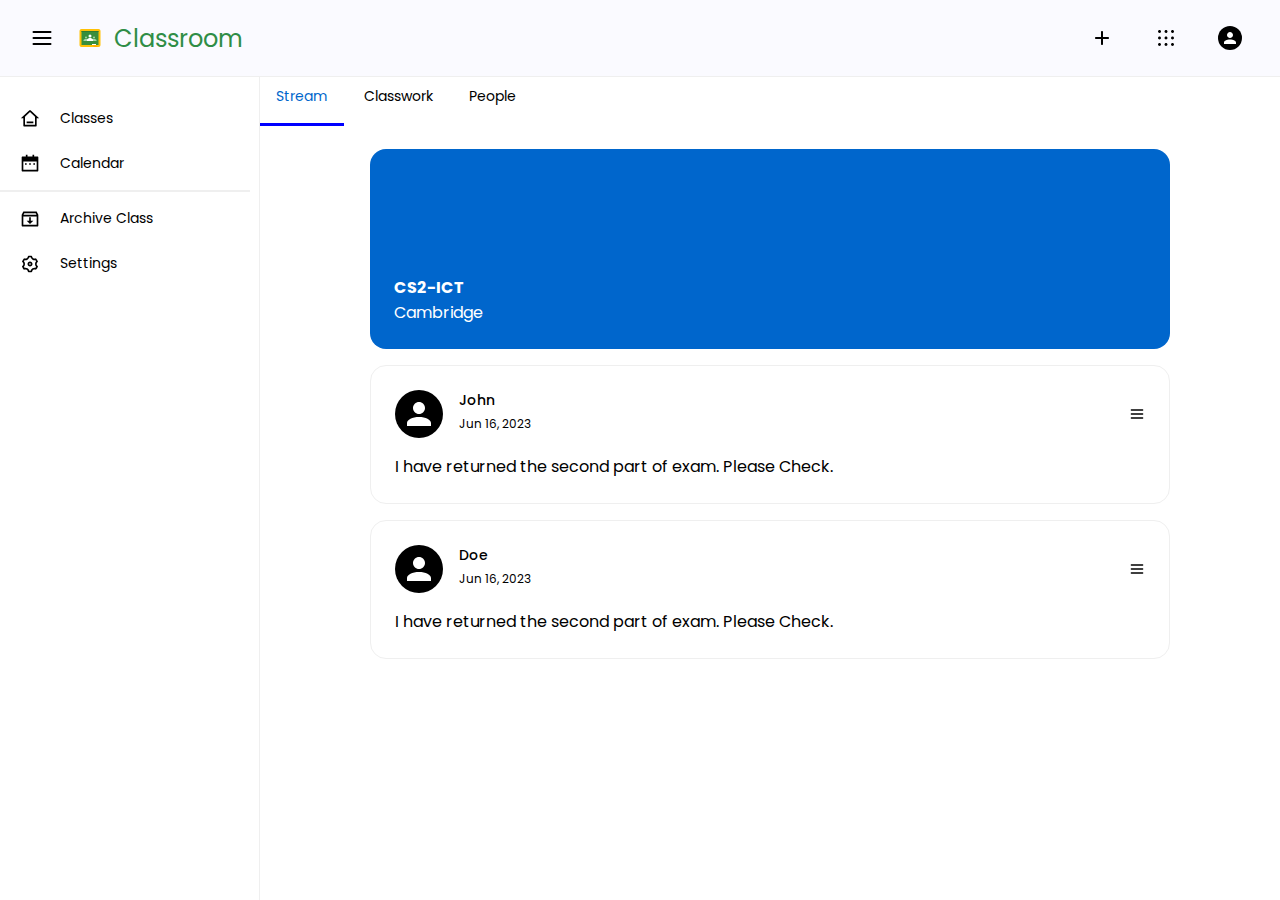
<file: detail-class.html>
<!DOCTYPE html>
<html lang="en">
	<head>
		<meta charset="UTF-8" />
		<meta http-equiv="X-UA-Compatible" content="IE=edge" />
		<meta name="viewport" content="width=device-width,initial-scale=1.0" />
		<title>Classroom</title>
		<link rel="stylesheet" href="css/style.css" />
		<link rel="stylesheet" href="css/responsive.css" />
	</head>

	<body>
		<header>
			<div class="logosec">
				<img
					src="assets/menu-burger-horizontal-fill.svg"
					class="icn menuicn"
					id="menuicn"
					alt="menu-icon"
				/>
				<div class="logo">
					<img src="assets/icons8-google-classroom.svg" class="icn" />
					<span class="text-logo-nav">Classroom</span>
				</div>
			</div>

			<div class="message">
				<div id="btn-class-new" onclick="toggleDropdown()">
					<img
						src="assets/ic_round-plus.svg"
						class="dpicn plus-icon"
						alt="dp"
					/>

					<div id="dropdown" class="dropdown">
						<div class="dropdown-content" onclick="openModal()">Join Class</div>
						<div class="dropdown-content" onclick="openSmallModal()">
							Create New Class
						</div>
					</div>
				</div>
				<div id="btn-grid">
					<img
						src="assets/mingcute_dot-grid-line.svg"
						class="dpicn grid-icon"
						alt="dp"
					/>
				</div>

				<div class="btn-account" onclick="toggleDropdownAccount()">
					<img
						src="assets/mdi_account.svg"
						class="dpicn account-icon"
						alt="dp"
					/>

					<div id="dropdown-account" class="dropdown-account">
						<div class="dropdown-account-content">
							<div class="account-group">
								<img src="assets/mdi_account.svg" class="img-account-detail" />
								<span>Hi There..</span>
							</div>
							<div class="handle-account">Manage your account.</div>
							<div class="button-group">
								<a href="#" class="a-none-decarator button-group-1"
									>Add Account</a
								>
								<a href="#" class="a-none-decarator button-group-2">Logout</a>
							</div>
						</div>
					</div>
				</div>
			</div>
		</header>

		<div class="main-container">
			<div class="navcontainer">
				<nav class="nav">
					<div class="nav-upper-options">
						<a href="index.html" class="a-none-decarator">
							<div class="nav-option option2">
								<img
									src="assets/ri_home-3-line.svg"
									class="nav-img"
									alt="dashboard"
								/>
								<span class="text-nav">Classes</span>
							</div>
						</a>

						<a href="calendar.html" class="a-none-decarator">
							<div class="option2 nav-option">
								<img
									src="assets/ri_calendar-2-fill.svg"
									class="nav-img"
									alt="articles"
								/>
								<span class="text-nav">Calendar</span>
							</div>
						</a>
					</div>
					<hr width="100%" size="2" color="#EFEFEF" />
					<div class="nav-upper-options">
						<a href="archived.html" class="a-none-decarator">
							<div class="nav-option option3">
								<img
									src="assets/ri_inbox-archive-line.svg"
									class="nav-img"
									alt="report"
								/>
								<span class="text-nav">Archive Class</span>
							</div>
						</a>

						<a href="setting.html" class="a-none-decarator">
							<div class="nav-option option4">
								<img
									src="assets/ri_settings-3-line.svg"
									class="nav-img"
									alt="institution"
								/>
								<span class="text-nav">Settings</span>
							</div>
						</a>
					</div>
				</nav>
			</div>
			<div class="main-detail">
				<div class="tabset">
					<!-- Tab 1 -->
					<input
						type="radio"
						name="tabset"
						id="tab1"
						aria-controls="marzen"
						checked
					/>
					<label for="tab1">Stream</label>
					<!-- Tab 2 -->
					<input
						type="radio"
						name="tabset"
						id="tab2"
						aria-controls="rauchbier"
					/>
					<label for="tab2">Classwork</label>
					<!-- Tab 3 -->
					<input type="radio" name="tabset" id="tab3" aria-controls="dunkles" />
					<label for="tab3">People</label>

					<div class="tab-panels">
						<section id="stream" class="tab-panel">
							<div class="section-center">
								<div class="header-class-detail">
									<div class="header-class-title">
										<h4>CS2-ICT</h4>
										<p>Cambridge</p>
									</div>
								</div>
								<div class="header-class-comment">
									<div class="account-comment">
										<div class="person-group">
											<img src="assets/mdi_account.svg" />
											<div class="detail-account-comment">
												<h5>John</h5>
												<span>Jun 16, 2023</span>
											</div>
										</div>
										<img src="assets/menu-burger-horizontal-fill.svg" />
									</div>
									<div class="comment-content">
										<p>
											I have returned the second part of exam. Please Check.
										</p>
									</div>
								</div>
								<div class="header-class-comment">
									<div class="account-comment">
										<div class="person-group">
											<img src="assets/mdi_account.svg" />
											<div class="detail-account-comment">
												<h5>Doe</h5>
												<span>Jun 16, 2023</span>
											</div>
										</div>
										<img src="assets/menu-burger-horizontal-fill.svg" />
									</div>
									<div class="comment-content">
										<p>
											I have returned the second part of exam. Please Check.
										</p>
									</div>
								</div>
							</div>
						</section>
						<section id="classroom" class="tab-panel"></section>
						<section id="people" class="tab-panel"></section>
					</div>
				</div>
			</div>
		</div>
		<div id="myModal" class="overlay">
			<div class="modal">
				<div class="modal-header">
					<div class="modal-header-content">
						<div class="button-image" onclick="closeModal()">
							<img src="assets/octicon_x-16.svg" />
						</div>
						<span class="text-logo-nav">Join Class</span>
					</div>
					<a href="#" class="button"> Gabung </a>
				</div>
				<div class="modal-body">
					<div class="modal-body-content border-content">
						<span class="text-left">Currently, you are logged in as</span>
						<div
							style="
								display: flex;
								flex-direction: row;
								justify-content: space-between;
								align-items: center;
							"
						>
							<div
								style="
									display: flex;
									flex-direction: row;
									gap: 16px;
									align-items: center;
									justify-content: center;
								"
							>
								<img src="assets/mdi_account.svg" style="width: 40px" />
								<div
									style="
										display: flex;
										flex-direction: column;
										gap: 4px;
										align-items: start;
									"
								>
									<p>John Doe</p>
									<span>johndoe@gmail.com</span>
								</div>
							</div>
							<a href="#" class="button"> Change Account </a>
						</div>
					</div>

					<div class="modal-body-content border-content">
						<span style="text-align: left">Class Code</span>
						<p style="text-align: left; font-size: 12px">
							Ask the teacher for the Class Code, then enter the code here.
						</p>
						<input type="text" class="input-text" placeholder="Class Code" />
					</div>
					<div class="modal-body-content">
						<span class="text-left">To log in, use the Class Code.</span>
						<ul>
							<li class="text-left">Use an authorized account.</li>
							<li class="text-left">
								Use a Class Code consisting of 5-7 letters or numbers, without
								spaces or symbols.
							</li>
						</ul>
						<p class="text-left text-12">
							If you experience issues joining the class, open
							<span>Help Center</span>
						</p>
					</div>
				</div>
			</div>
		</div>

		<div id="smallModal" class="overlay">
			<div class="small-modal">
				<p>Create Class</p>
				<div class="small-modal__content">
					<input
						type="text"
						placeholder="Class name (required)"
						class="input-text"
					/>
					<input type="text" placeholder="Section" class="input-text" />
					<input type="text" placeholder="Subject" class="input-text" />
					<input type="text" placeholder="Room" class="input-text" />
				</div>
				<div class="small-modal__footer">
					<a
						class="a-none-decarator a-pointer text-14"
						onclick="closeSmallModal()"
					>
						Cancel
					</a>
					<a href="#" class="a-none-decarator button text-12">Create</a>
				</div>
			</div>
		</div>

		<script src="js/index.js"></script>
	</body>
</html>
</file>
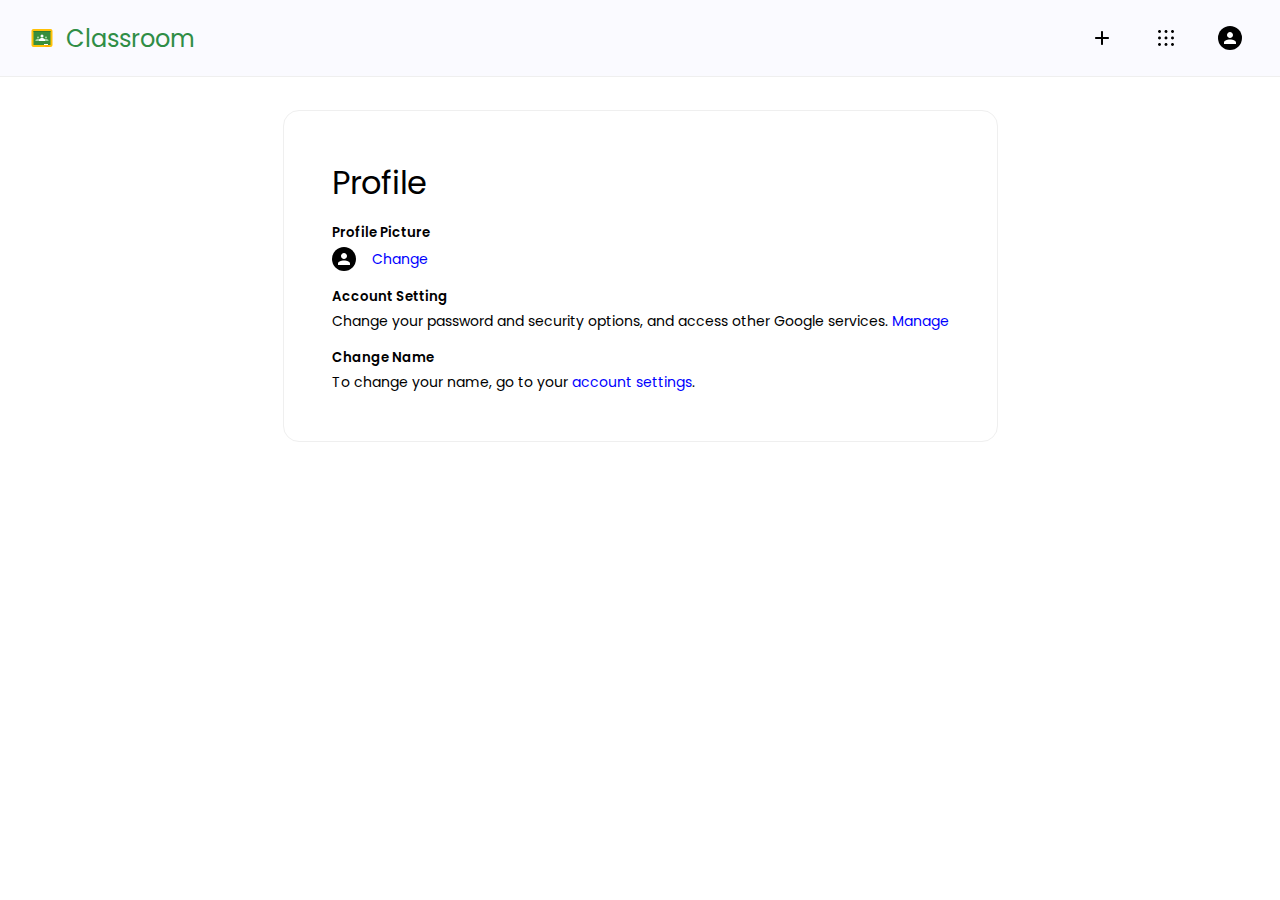
<file: setting.html>
<!DOCTYPE html>
<html lang="en">
	<head>
		<meta charset="UTF-8" />
		<meta http-equiv="X-UA-Compatible" content="IE=edge" />
		<meta name="viewport" content="width=device-width,initial-scale=1.0" />
		<title>Classroom</title>
		<link rel="stylesheet" href="css/style.css" />
		<link rel="stylesheet" href="css/responsive.css" />
	</head>

	<body>
		<header>
			<div class="logosec">
				<div class="logo">
					<img src="assets/icons8-google-classroom.svg" class="icn" />
					<a href="index.html" class="a-none-decarator a-pointer">
						<span class="text-logo-nav">Classroom</span>
					</a>
				</div>
			</div>

			<div class="message">
				<div id="btn-class-new" onclick="toggleDropdown()">
					<img
						src="assets/ic_round-plus.svg"
						class="dpicn plus-icon"
						alt="dp"
					/>

					<div id="dropdown" class="dropdown">
						<div class="dropdown-content" onclick="openModal()">Join Class</div>
						<div class="dropdown-content" onclick="openModal2()">
							Create New Class
						</div>
					</div>
				</div>
				<div id="btn-grid">
					<img
						src="assets/mingcute_dot-grid-line.svg"
						class="dpicn grid-icon"
						alt="dp"
					/>
				</div>

				<div class="btn-account" onclick="toggleDropdownAccount()">
					<img
						src="assets/mdi_account.svg"
						class="dpicn account-icon"
						alt="dp"
					/>

					<div id="dropdown-account" class="dropdown-account">
						<div class="dropdown-account-content">
							<div class="account-group">
								<img src="assets/mdi_account.svg" class="img-account-detail" />
								<span>Hi There..</span>
							</div>
							<div class="handle-account">Manage your account.</div>
							<div class="button-group">
								<a href="#" class="a-none-decarator button-group-1"
									>Add Account</a
								>
								<a href="#" class="a-none-decarator button-group-2">Logout</a>
							</div>
						</div>
					</div>
				</div>
			</div>
		</header>
		<div class="main-container">
			<div class="main">
				<div
					style="
						display: flex;
						flex-direction: column;
						padding: 48px;
						gap: 16px;
						border: 1px solid #efefef;
						border-radius: 16px;
					"
				>
					<h1 style="font-weight: 400">Profile</h1>
					<div style="display: flex; flex-direction: column; gap: 4px">
						<h5 style="font-weight: 600">Profile Picture</h5>
						<div
							style="
								display: flex;
								flex-direction: row;
								gap: 16px;
								align-items: center;
							"
						>
							<img src="assets/mdi_account.svg" style="width: 24px" />
							<p style="color: blue; font-size: 14px">Change</p>
						</div>
					</div>
					<div style="display: flex; flex-direction: column; gap: 4px">
						<h5 style="font-weight: 600">Account Setting</h5>
						<p style="font-size: 14px">
							Change your password and security options, and access other Google
							services. <span style="color: blue">Manage</span>
						</p>
					</div>
					<div style="display: flex; flex-direction: column; gap: 4px">
						<h5 style="font-weight: 600">Change Name</h5>
						<p style="font-size: 14px">
							To change your name, go to your
							<span style="color: blue">account settings</span>.
						</p>
					</div>
				</div>
			</div>
		</div>
		<div id="myModal" class="overlay">
			<div class="modal">
				<div class="modal-header">
					<div class="modal-header-content">
						<div class="button-image" onclick="closeModal()">
							<img src="assets/octicon_x-16.svg" />
						</div>
						<span class="text-logo-nav">Join Class</span>
					</div>
					<a href="#" class="button"> Join Class </a>
				</div>
				<div class="modal-body">
					<div class="modal-body-content border-content">
						<span style="text-align: left">Class Code</span>
						<p style="text-align: left; font-size: 12px">
							Ask the teacher for the Class Code, then enter the code here.
						</p>
						<input type="text" class="input-text" placeholder="Class Code" />
					</div>
				</div>
			</div>
		</div>

		<div id="myModal2" class="overlay">
			<div class="modal">
				<div class="modal-header">
					<div class="modal-header-content">
						<div class="button-image" onclick="closeModal2()">
							<img src="assets/octicon_x-16.svg" />
						</div>
						<span class="text-logo-nav">Create Class</span>
					</div>
					<a href="#" class="button"> Join Class </a>
				</div>
				<div class="modal-body">
					<div class="modal-body-content border-content">
						<input
							type="text"
							placeholder="Class name (required)"
							class="input-text"
						/>
						<input type="text" placeholder="Section" class="input-text" />
						<input type="text" placeholder="Subject" class="input-text" />
						<input type="text" placeholder="Room" class="input-text" />
						<a href="#" class="a-none-decarator button text-12">Create</a>
					</div>
				</div>
			</div>
		</div>

		<script src="js/index.js"></script>
	</body>
</html>
</file>
<file: css/style.css>
@import url("https://fonts.googleapis.com/css2?family=Poppins:ital,wght@0,100;0,200;0,300;0,400;0,500;0,600;0,700;0,800;0,900;1,100;1,200;1,300;1,400;1,500;1,600;1,700;1,800;1,900&display=swap");

* {
	margin: 0;
	padding: 0;
	box-sizing: border-box;
	font-family: "Poppins", sans-serif;
}
:root {
	--background-color1: #fafaff;
	--background-color2: #ffffff;
	--background-color3: #ededed;
	--background-color4: #cad7fda4;
	--primary-color: #4b49ac;
	--secondary-color: #0c007d;
	--Border-color: #3f0097;
	--one-use-color: #3f0097;
	--two-use-color: #5500cb;
}
body {
	background-color: var(--background-color2);
	max-width: 100%;
	overflow-x: hidden;
}

header {
	height: auto;
	width: 100vw;
	padding: 18px 30px;
	background-color: var(--background-color1);
	position: fixed;
	z-index: 100;
	display: flex;
	justify-content: space-between;
	align-items: center;
	border-bottom: 1px solid #efefef;
}

.logo {
	display: flex;
	flex-direction: row;
	gap: 12px;
	font-size: 24px;
	font-weight: 400;
	color: rgb(47, 141, 70);
	justify-content: center;
	align-items: center;
}

.text-logo-nav:hover {
	text-decoration: underline;
}

.a-none-decarator {
	text-decoration: none;
	color: inherit;
}

.icn {
	height: 24px;
}
.menuicn {
	cursor: pointer;
}

.message,
.logosec {
	display: flex;
	align-items: center;
	justify-content: center;
}

.logosec {
	gap: 24px;
}

.message {
	gap: 24px;
	position: relative;
	cursor: pointer;
}

.main-container {
	display: flex;
	width: 100vw;
	position: relative;
	top: 70px;
	z-index: 1;
}
.dpicn {
	height: 24px;
}

.main {
	height: calc(100vh - 70px);
	width: 100%;
	overflow-y: scroll;
	overflow-x: hidden;
	padding: 40px 30px 30px 30px;
	display: flex;
	flex-direction: column;
	gap: 16px;
	align-items: center;
}
.main-index {
	height: 100vh;
	padding-top: 100px;
	align-items: center;
	gap: 24px;
}

.main-detail {
	height: calc(100vh - 70px);
	width: 100%;
	overflow-y: scroll;
	overflow-x: hidden;
	display: flex;
	flex-direction: column;
	gap: 16px;
	align-items: center;
}

.main::-webkit-scrollbar-thumb {
	background-image: linear-gradient(to bottom, rgb(0, 0, 85), rgb(0, 0, 50));
}
.main::-webkit-scrollbar {
	width: 5px;
}
.main::-webkit-scrollbar-track {
	background-color: #9e9e9eb2;
}

.nav {
	min-height: 100vh;
	width: 250px;
	background-color: var(--background-color2);
	position: absolute;
	top: 0px;
	left: 00;
	/* box-shadow: 1px 1px 10px rgba(198, 189, 248, 0.825); */
	display: flex;
	flex-direction: column;
	gap: 8px;
	/* overflow: hidden; */
	padding: 30px 0 20px 0;
}

.navcontainer {
	height: calc(100vh - 70px);
	width: 326px;
	position: relative;
	overflow-y: scroll;
	overflow-x: hidden;
	transition: all 0.5s ease-in-out;
	border-right: 1px solid #efefef;
}
.navcontainer::-webkit-scrollbar {
	display: none;
}

.navclose {
	width: 60px;
}

.nav-option {
	width: 250px;
	height: auto;
	display: flex;
	align-items: center;
	padding: 8px 30px 8px 20px;
	gap: 20px;
	transition: all 0.1s ease-in-out;
}

.nav-option:hover {
	right: 20px;
	background: #f5f5f5;
	cursor: pointer;
	border-radius: 0 2rem 2rem 0;
}
.nav-img {
	height: 20px;
}

.text-nav {
	font-size: 14px;
}

.nav-upper-options {
	display: flex;
	flex-direction: column;
	align-items: center;
	gap: 8px;
}

.option1 {
	border-left: 5px solid #010058af;
	background-color: var(--Border-color);
	color: white;
	cursor: pointer;
}
.option1:hover {
	border-left: 5px solid #010058af;
	background-color: var(--Border-color);
}

.input-text {
	border: 1px solid #efefef;
	border-radius: 8px;
	padding: 16px;
}

.overlay {
	display: none;
	position: fixed;
	top: 0;
	left: 0;
	width: 100%;
	height: 100%;
	background-color: rgba(0, 0, 0, 0.7);
	justify-content: center;
	align-items: center;
	z-index: 999;
}

.modal {
	background-color: #fff;
	border-radius: 0;
	width: 100%;
	height: 100%;
	box-sizing: border-box;
	text-align: center;
}

.modal-header {
	padding: 18px 30px;
	display: flex;
	flex-direction: row;
	justify-content: space-between;
	align-items: center;
	border-bottom: 1px solid #efefef;
}

.modal-header-content {
	display: flex;
	flex-direction: row;
	justify-content: center;
	align-items: center;
	gap: 16px;
}

.modal-body {
	padding: 16px 0;
	display: flex;
	flex-direction: column;
	gap: 16px;
	align-items: center;
}

.text-left {
	text-align: left;
}

.text-12 {
	font-size: 12px;
}

.text-14 {
	font-size: 14px;
}

.modal-body-content {
	display: flex;
	flex-direction: column;
	gap: 8px;
	padding: 24px;
	max-width: 560px;
	width: 100%;
}

.border-content {
	border: 1px solid #efefef;
	border-radius: 16px;
}

.button {
	background-color: #1a73e8;
	text-decoration: none;
	color: white;
	padding: 8px;
	border-radius: 4px;
	font-size: 14px;
}

.button:hover {
	background-color: #0c007d;
}

.grid-item {
	padding: 20px;
	border: 1px solid #efefef;
	text-align: center;
}

.dropdown {
	display: none;
	position: absolute;
	right: 120px;
	top: 50px;
	background-color: #f9f9f9;
	min-width: 160px;
	box-shadow: 0px 8px 16px 0px rgba(0, 0, 0, 0.2);
	z-index: 1;
}

.dropdown-content {
	display: block;
	padding: 12px 16px;
	text-decoration: none;
	color: #333;
	cursor: pointer;
	font-size: 12px;
}

.dropdown-content:hover {
	background: #efefef;
}

.dropdown-account {
	display: none;
	position: absolute;
	top: 50px;
	right: 0;
	background-color: #f9f9f9;
	min-width: 380px;
	max-width: 100%;
	box-shadow: 0px 8px 16px 0px rgba(0, 0, 0, 0.2);
	z-index: 1;
	border-radius: 16px;
	padding: 24px;
}

.dropdown-account-content {
	display: flex;
	flex-direction: column;
	justify-content: center;
	align-items: center;
	gap: 16px;
	padding: 12px 16px;
	text-decoration: none;
	color: #333;
}

#btn-class-new {
	display: flex;
	cursor: pointer;
	padding: 8px;
}
#btn-class-new:hover {
	border-radius: 50%;
	background-color: #efefef;
}

.button-image {
	display: flex;
	cursor: pointer;
	padding: 8px;
}

.button-image:hover {
	border-radius: 50%;
	background-color: #efefef;
}

#btn-grid {
	display: flex;
	cursor: pointer;
	padding: 8px;
}

#btn-grid:hover {
	border-radius: 50%;
	background-color: #efefef;
}

.btn-account {
	display: flex;
	cursor: pointer;
	padding: 8px;
}

.small-modal {
	background-color: #fff;
	padding: 20px;
	border-radius: 5px;
	max-width: 464px;
	width: 100%;
	text-align: center;
	display: flex;
	flex-direction: column;
	gap: 16px;
	align-items: flex-start;
}

.small-modal__content {
	display: flex;
	flex-direction: column;
	gap: 8px;
	width: 100%;
}

.small-modal__footer {
	display: flex;
	flex-direction: row;
	align-items: center;
	justify-content: flex-end;
	gap: 24px;
	width: 100%;
}

.a-pointer {
	cursor: pointer;
}

.handle-account {
	padding: 8px 24px;
	border: 1px solid #e7e7e7;
	border-radius: 16px;
}

.img-account-detail {
	width: 68px;
}

.account-group {
	display: flex;
	flex-direction: column;
	justify-content: center;
	align-items: center;
	gap: 4px;
}

.button-group {
	display: flex;
	flex-direction: row;
	justify-content: center;
	align-items: center;
}

.button-group-1 {
	width: 166px;
	padding: 8px;
	border: 1px solid #e7e7e7;
	border-radius: 16px 0 0 16px;
	text-align: center;
}

.button-group-2 {
	width: 166px;
	padding: 8px;
	border: 1px solid #e7e7e7;
	border-radius: 0 16px 16px 0;
	text-align: center;
}

.grid-container {
	display: grid;
	grid-template-columns: auto auto auto;
	width: 100%;
	gap: 10px;
}

.grid-item-class {
	background-color: rgba(255, 255, 255, 0.8);
	border: 1px solid #efefef;
	font-size: 30px;
	text-align: center;
	margin: 0;
	padding: 0;
	border-radius: 16px;
}

.card-class {
	display: flex;
	flex-direction: column;
	align-items: center;
}

.stripe-1 {
	position: relative;
	color: white;
	background: repeating-linear-gradient(
		45deg,
		#606dbc,
		#606dbc 10px,
		#465298 10px,
		#465298 20px
	);
	margin: 0;
	padding: 0;
	border-radius: 16px 16px 0 0;
}
.stripe-2 {
	position: relative;
	color: white;
	background: repeating-linear-gradient(
		45deg,
		#872341,
		#872341 10px,
		#be3144 10px,
		#be3144 20px
	);
	margin: 0;
	padding: 0;
	border-radius: 16px 16px 0 0;
}
.stripe-3 {
	position: relative;
	color: white;
	background: repeating-linear-gradient(
		45deg,
		#265073,
		#265073 10px,
		#2d9596 10px,
		#2d9596 20px
	);
	margin: 0;
	padding: 0;
	border-radius: 16px 16px 0 0;
}
.stripe-4 {
	position: relative;
	color: white;
	background: repeating-linear-gradient(
		45deg,
		#35a29f,
		#35a29f 10px,
		#088395 10px,
		#088395 20px
	);
	margin: 0;
	padding: 0;
	border-radius: 16px 16px 0 0;
}

.card-title {
	display: flex;
	flex-direction: column;
	padding: 24px;
	align-items: flex-start;
	gap: 8px;
}

.card-title h4 {
	font-size: 20px;
	font-weight: 600;
}

.card-title p {
	font-size: 14px;
}

.img-profile-card {
	position: absolute;
	width: 72px;
	top: 96px;
	right: 24px;
}

.card-class-body {
	padding: 8px 24px;
	text-align: left;
	font-size: 16px;
	height: 100px;
}

.card-class-footer {
	display: flex;
	flex-direction: row;
	align-items: center;
	justify-content: flex-end;
	gap: 16px;
	padding: 12px 24px;
	border-top: 1px solid #e7e7e7;
}

.card-class-footer img {
	width: 24px;
}
.tabset {
	width: 100%;
}

.tabset > input[type="radio"] {
	position: absolute;
	left: -200vw;
}

.tabset .tab-panel {
	display: none;
}

.tabset > input:first-child:checked ~ .tab-panels > .tab-panel:first-child,
.tabset > input:nth-child(3):checked ~ .tab-panels > .tab-panel:nth-child(2),
.tabset > input:nth-child(5):checked ~ .tab-panels > .tab-panel:nth-child(3),
.tabset > input:nth-child(7):checked ~ .tab-panels > .tab-panel:nth-child(4),
.tabset > input:nth-child(9):checked ~ .tab-panels > .tab-panel:nth-child(5),
.tabset > input:nth-child(11):checked ~ .tab-panels > .tab-panel:nth-child(6) {
	display: block;
}

.tabset > label {
	position: relative;
	display: inline-block;
	padding: 16px;
	cursor: pointer;
	font-weight: 400;
	font-size: 14px;
}

.calendar-main {
	display: flex;
	flex-direction: row;
	align-items: center;
	justify-content: center;
	padding: 0 16px;
	gap: 16px;
}

.grid-calendar {
	display: grid;
	grid-template-columns: repeat(7, 1fr);
	gap: 10px;
	/* max-width: 600px; */
	width: 100%;
	height: 100%;
	margin: 20px auto;
}

.flex-col-4 {
	display: flex;
	flex-direction: column;
	gap: 4px;
}
.border-left-top {
	border-radius: 16px 0 0 0;
}
.border-right-top {
	border-radius: 0 16px 0 0;
}

.day {
	padding: 10px;
	text-align: center;
	font-weight: bold;
	border: 1px solid #ccc;
	background-color: #f0f0f0;
}

.date {
	padding: 10px;
	text-align: center;
	border: 1px solid #ccc;
	background-color: #fff;
}

input:focus-visible + label {
	outline: 2px solid rgba(0, 102, 204, 1);
	border-radius: 3px;
}

.tabset > label:hover,
.tabset > input:focus + label,
.tabset > input:checked + label {
	color: #06c;
}

.tabset > label:hover::after,
.tabset > input:focus + label::after,
.tabset > input:checked + label::after {
	background: #06c;
}

.tabset > input:checked + label {
	border-color: #ccc;
	border-bottom: 3px solid blue;
	margin-bottom: -1px;
}

.tab-panel {
	padding: 24px;
}

.header-class-detail {
	position: relative;
	padding: 24px;
	height: 200px;
	background-color: #06c;
	color: white;
	max-width: 800px;
	width: 100%;
	border-radius: 16px;
}

.header-class-title {
	position: absolute;
	bottom: 24px;
	left: 24px;
}

.section-center {
	display: flex;
	flex-direction: column;
	justify-content: center;
	align-items: center;
	gap: 16px;
}

.header-class-comment {
	display: flex;
	flex-direction: column;
	gap: 16px;
	padding: 24px;
	border: 1px solid #efefef;
	border-radius: 16px;
	max-width: 800px;
	width: 100%;
}

.account-comment {
	display: flex;
	flex-direction: row;
	width: 100%;
	justify-content: space-between;
}

.person-group {
	display: flex;
	flex-direction: row;
	gap: 16px;
}
.detail-account-comment {
	display: flex;
	flex-direction: column;
	gap: 4px;
}

.detail-account-comment h5 {
	font-size: 14px;
	font-weight: 500;
}
.detail-account-comment span {
	font-size: 12px;
}
</file>
<file: css/responsive.css>
/* Responsive CSS Here */
@media screen and (max-width: 950px) {
	.nav-img {
		height: 25px;
	}
	.nav-option {
		gap: 30px;
	}
	.nav-option h3 {
		font-size: 15px;
	}
}

@media screen and (max-width: 850px) {
	.nav-img {
		height: 30px;
	}
	.nav-option {
		gap: 30px;
	}
	.nav-option h3 {
		font-size: 20px;
	}
	.navcontainer {
		width: 100vw;
		position: absolute;
		transition: all 0.6s ease-in-out;
		top: 0;
		left: -100vw;
	}
	.nav {
		width: 100%;
		position: absolute;
	}
	.navclose {
		left: 00px;
	}
	.main {
		padding: 40px 30px 30px 30px;
	}

	.grid-container {
		grid-template-columns: auto auto; /* Two columns in tablet mode */
	}

	.grid-item-class {
		width: auto; /* Two cards to the right in tablet mode */
		margin-bottom: 10px;
	}
}

@media screen and (max-width: 490px) {
	.message {
		display: none;
	}
	.logosec {
		width: 100%;
		justify-content: space-between;
	}
	.logo {
		font-size: 20px;
	}
	.menuicn {
		height: 25px;
	}
	.nav-img {
		height: 25px;
	}
	.nav-option {
		gap: 25px;
	}
	.nav-option h3 {
		font-size: 12px;
	}
	.nav-upper-options {
		gap: 15px;
	}

	.grid-container {
		grid-template-columns: auto; /* One column in mobile mode */
	}

	.grid-item-class {
		width: 100%; /* One card in mobile mode */
	}
}
</file>
